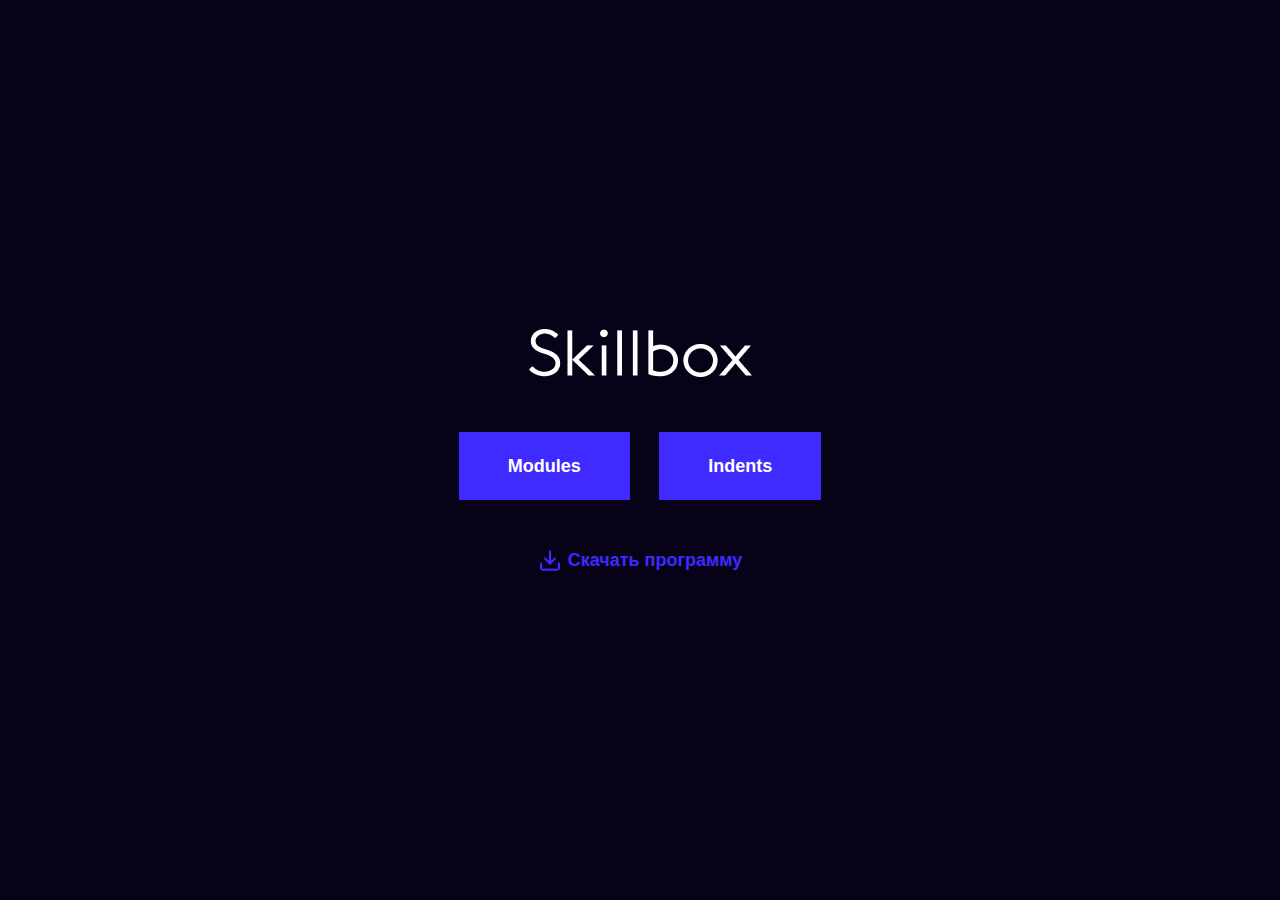
<file: Figma/index.html>
<!DOCTYPE html>
<html lang="ru">

<head>
    <meta charset="UTF-8">
    <meta http-equiv="X-UA-Compatible" content="IE=edge">
    <meta name="viewport" content="width=А, initial-scale=1.0">
    <link rel="stylesheet" href="css/normalize.css">
    <link rel="stylesheet" href="css/style.css">
    <title>index</title>
</head>

<body class="body">
    <div class="main-content">
        <a href="https://skillbox.ru/" target="_blank"><img class="logo" src="img/logo-light.png" alt="SkillBox"></a>
        <div class="section">
            <a class="link-index" href="modules.html" target="_blank">Modules</a>
            <a class="link-index" href="article.html" target="_blank">Indents</a></div>
        <a class="link-index-download" href="skillbox.docx" download="">Скачать программу</a>
        
    </div>
</body>

</html>
</file>
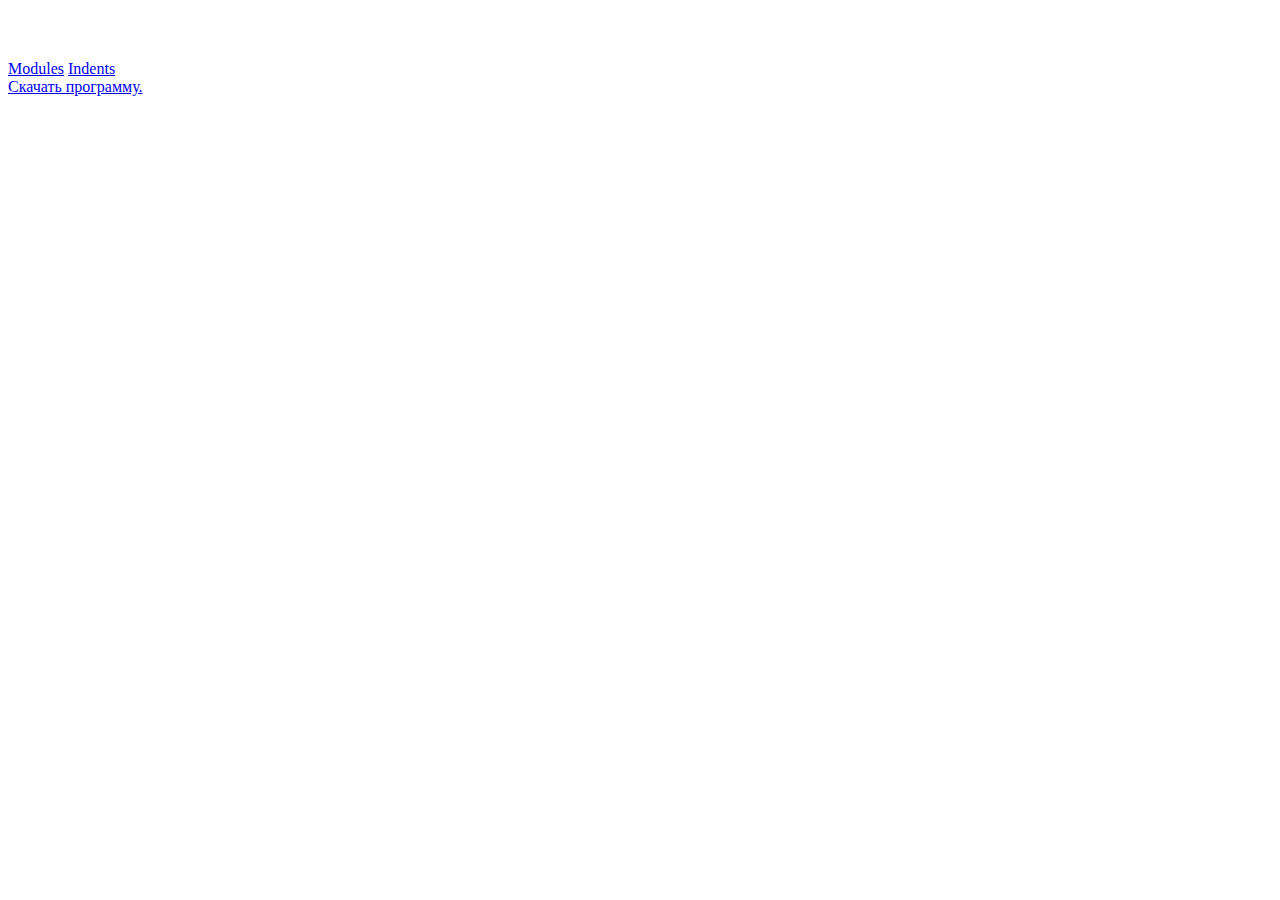
<file: практическая 2/index.html>
<!DOCTYPE html>
<html lang="ru">
<head>
    <meta charset="UTF-8">
    <meta http-equiv="X-UA-Compatible" content="IE=edge">
    <meta name="viewport" content="width=device-width, initial-scale=1.0">
    <title>Практическая 2</title>
</head>

<body>
    <a href="https://skillbox.ru/" target="_blank"><img src="img/logo-light.png"></a>
    <div>
        <a href="#">Modules</a>
        <a href="article.html">Indents</a><br>
    </div>
    <div>
        <a href="skillbox.docx" download>Скачать программу.</a>
    </div>
</body>
</html>
</file>
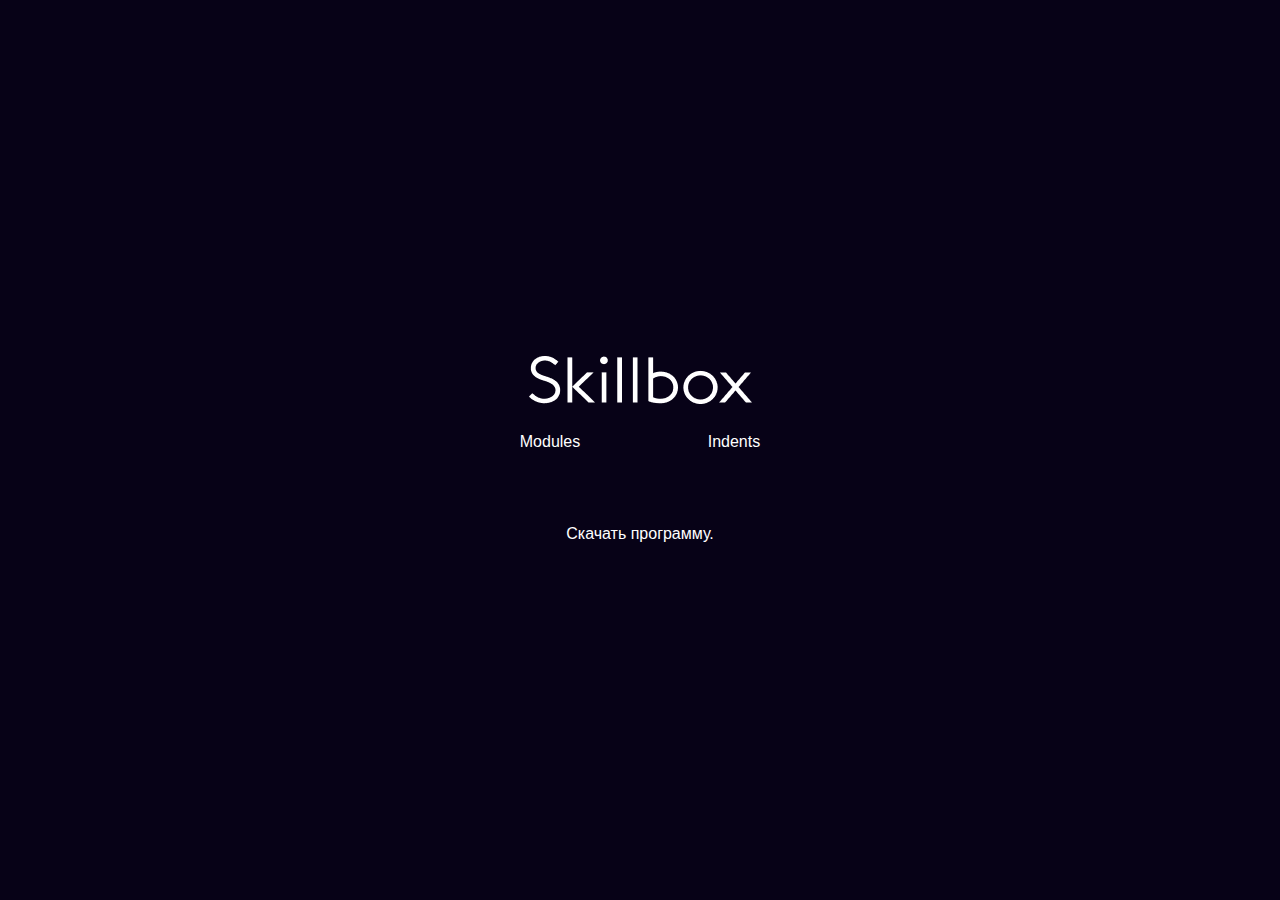
<file: практическая 3/index.html>
<!DOCTYPE html>
<html lang="ru">

<head>
    <meta charset="UTF-8">
    <meta http-equiv="X-UA-Compatible" content="IE=edge">
    <meta name="viewport" content="width=device-width, initial-scale=1.0">
    <title>Практическая 3</title>
    <link rel="stylesheet" href="css/normalize.css">
    <link rel="stylesheet" href="css/style.css">
</head>

<body>
    <div class="main-content">
        <a href="https://skillbox.ru/" target="_blank"><img src="img/logo-light.png"></a>
        <div class="section">
            <a class="link1" href="#">Modules</a>
            <a class="link1" href="article.html">Indents</a>
        </div>
        <a href="skillbox.docx" download>Скачать программу.</a>   
    </div>
</body>
</html>
</file>
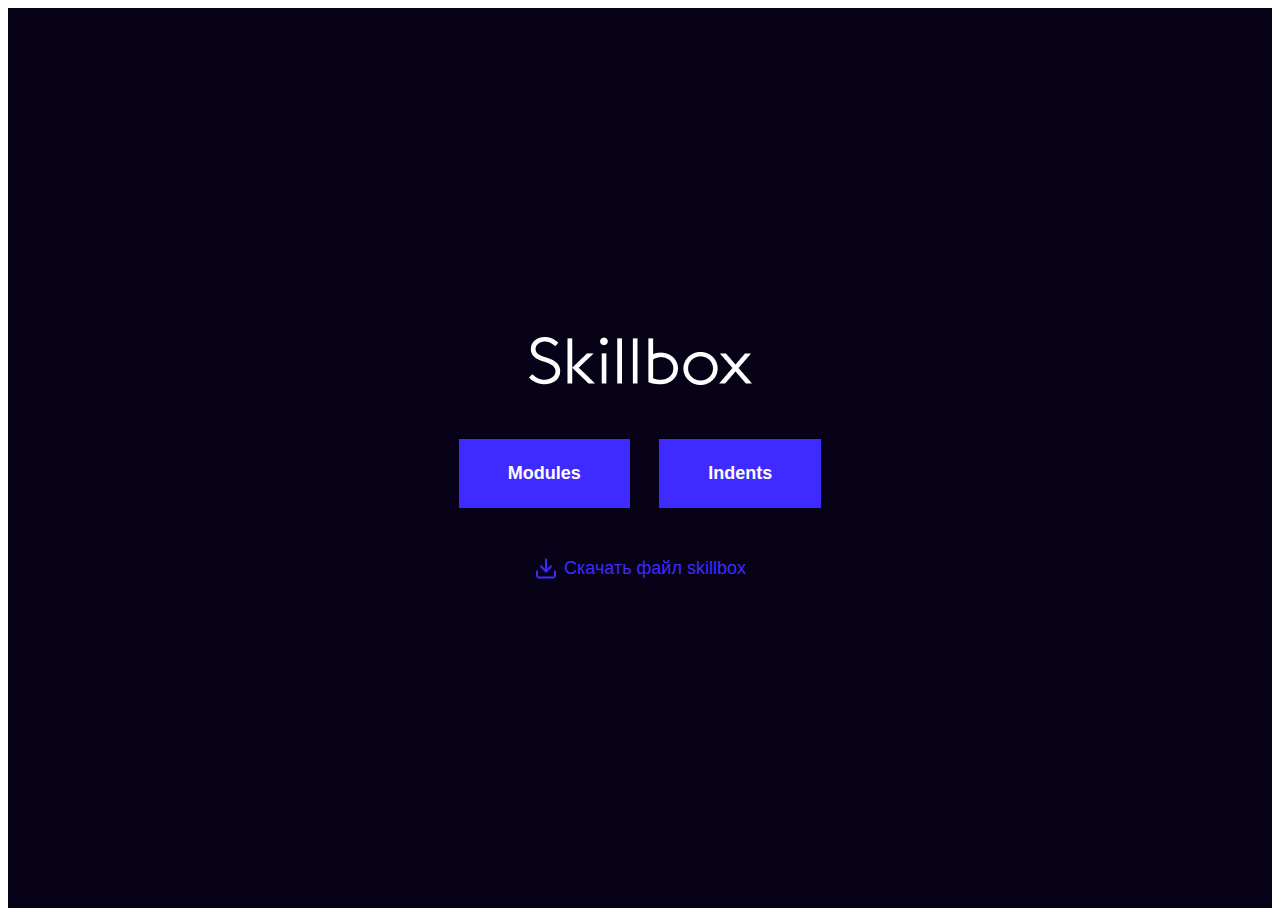
<file: практическая 4/index.html>
<!DOCTYPE html>
<html lang="en">
<head>
    <meta charset="UTF-8">
    <meta http-equiv="X-UA-Compatible" content="IE=edge">
    <meta name="viewport" content="width=device-width, initial-scale=1.0">
    <title>Практическая 4</title>
    <link rel="stylesheet" href="css/style.css">
    <link rel="normalize" href="css/normalize.css">
</head>
<body>
    <div class="main-content">
        <div class="logo">
            <a href="https://skillbox.ru/" target="_blank"> <img  src="img\logo-light.png"></a> 
        </div>
    
        <div class="section">
            <a class="link1" href="#">Modules</a>
            <a class="link1" href="article.html" target="_blank">Indents</a>
        </div>
        <a class="download" href="skillbox.docx" target="_blank">Скачать файл skillbox</a>
    </div>
</body>
</html>
</file>
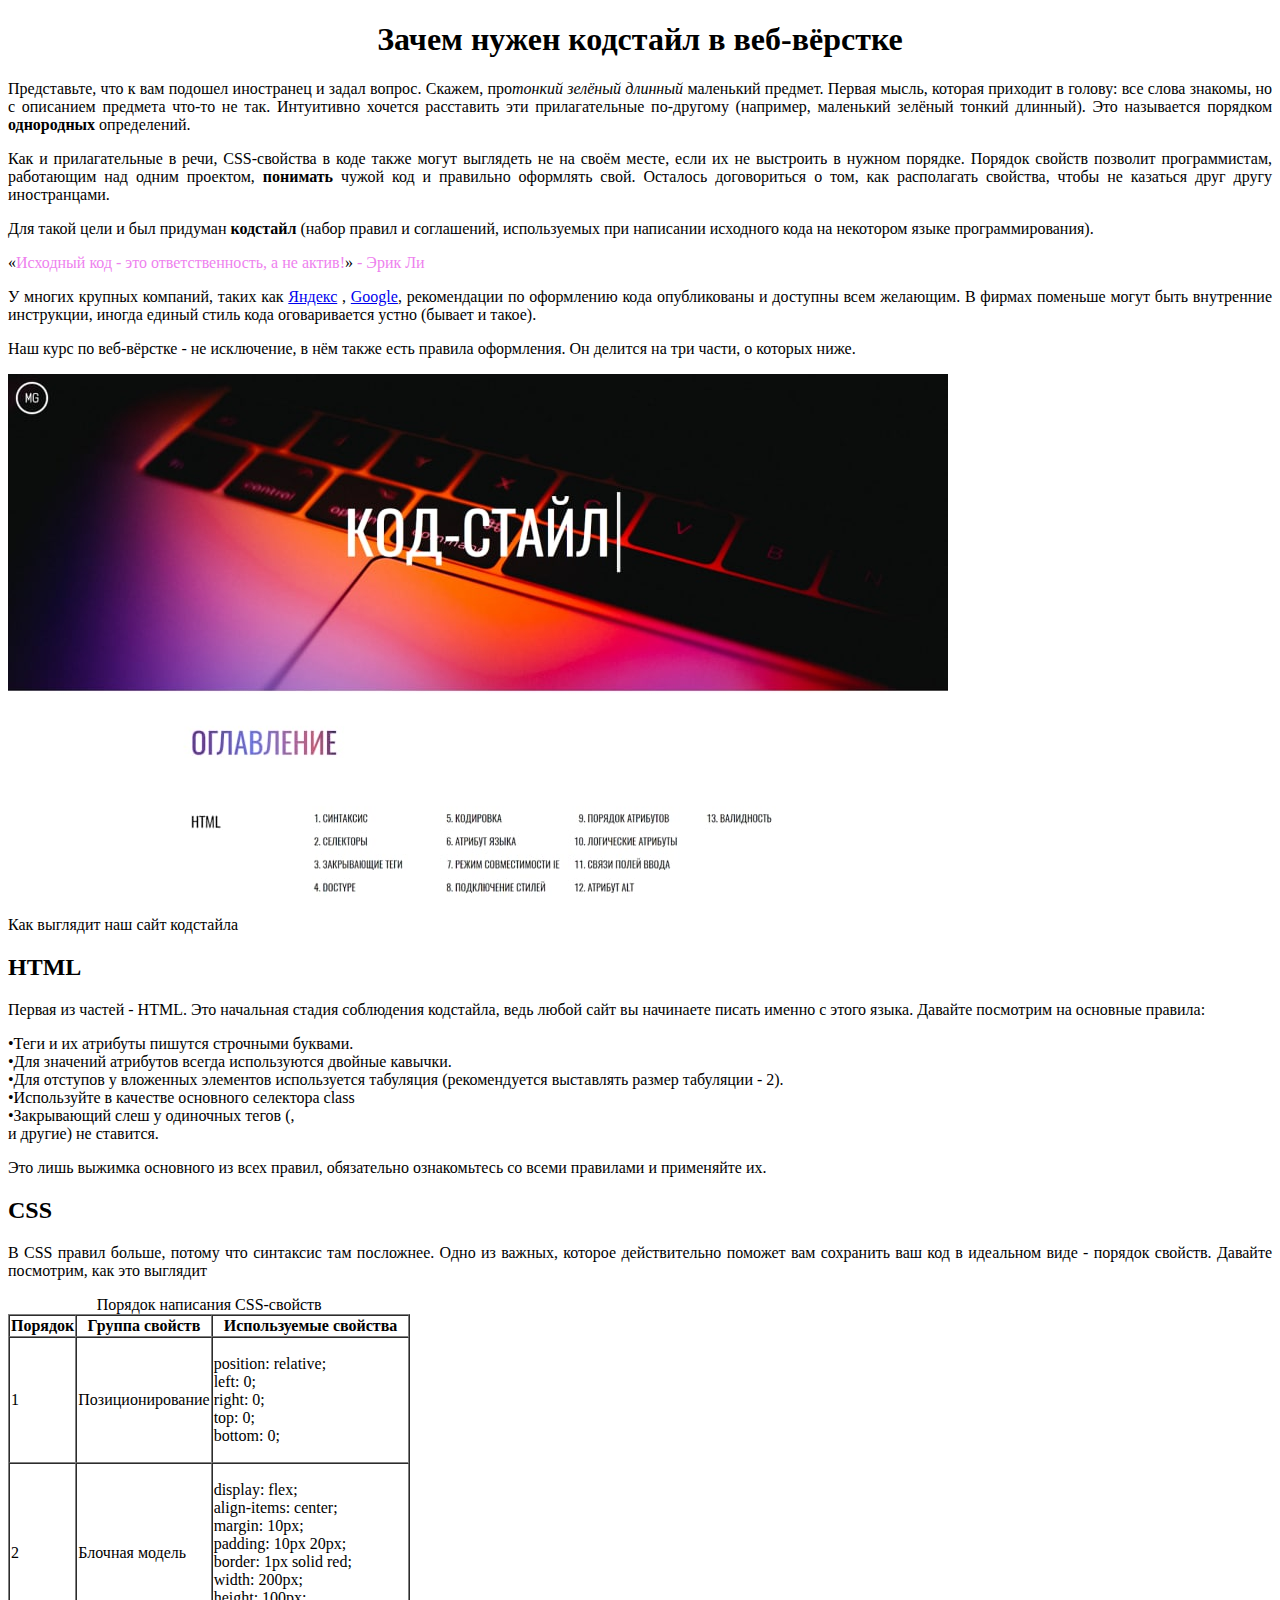
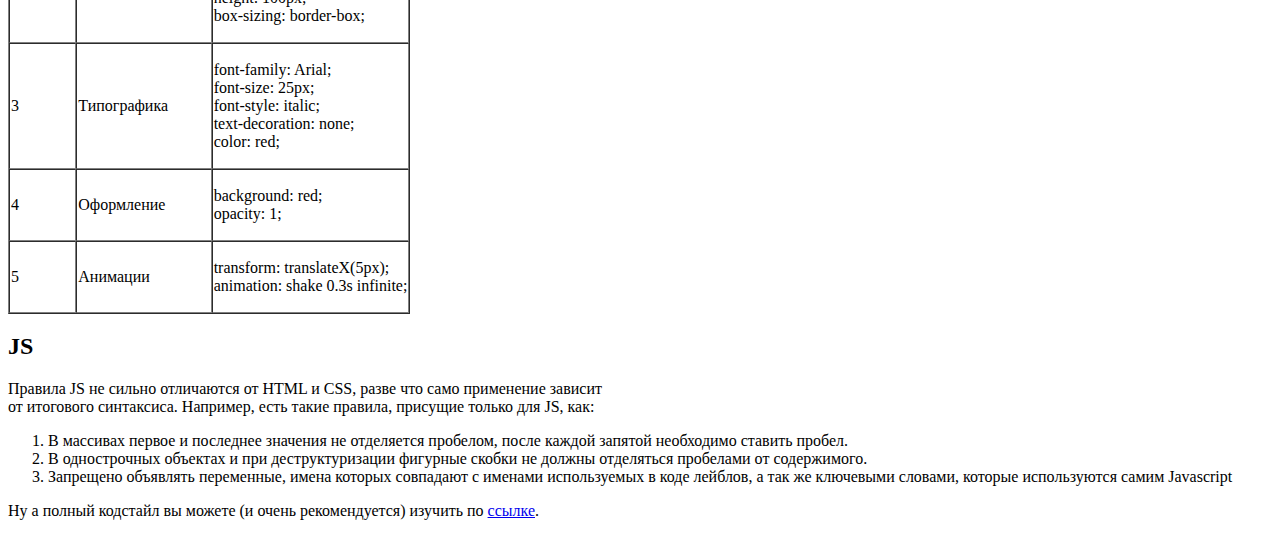
<file: 1/сайт .html>
<!DOCTYPE html>
<html lang="ru">
<head>
    <meta charset="UTF-8">
    <meta http-equiv="X-UA-Compatible" content="IE=edge">
    <meta name="viewport" content="width=device-width, initial-scale=1.0">
    <title>Сайт</title>
</head>
<body>
    <h1 align="center">Зачем нужен кодстайл в веб-вёрстке</h1>
        <p align="justify">Представьте, что к вам подошел иностранец и задал вопрос. Скажем, про<i>тонкий
            зелёный длинный </i>маленький предмет. Первая мысль, которая приходит в голову: все
            слова знакомы, но с описанием предмета что-то не так. Интуитивно хочется расставить
            эти прилагательные по-другому (например, маленький зелёный тонкий длинный). Это
            называется порядком <b>однородных</b> определений.
        </p>
        <p align="justify">Как и прилагательные в речи, CSS-свойства в коде также могут выглядеть не на своём
            месте, если их не выстроить в нужном порядке. Порядок свойств позволит
            программистам, работающим над одним проектом, <b>понимать</b> чужой код и правильно
            оформлять свой. Осталось договориться о том, как располагать свойства, чтобы не
            казаться друг другу иностранцами.
        </p>
        <p align="justify">Для такой цели и был придуман <b> кодстайл</b>  (набор правил и соглашений, используемых
            при написании исходного кода на некотором языке программирования).
        </p>
            <q><font color="Violet">Исходный код - это ответственность, а не актив!</q> <cito> - Эрик Ли</font></cito>
        <p align="justify">У многих крупных компаний, таких как <a href="https://dzen.ru/?yredirect=true">Яндекс</a> , <a href="https://www.google.com/">Google</a>, рекомендации по оформлению
            кода опубликованы и доступны всем желающим. В фирмах поменьше могут быть
            внутренние инструкции, иногда единый стиль кода оговаривается устно (бывает и
            такое).
        </p>
        <p align="justify">Наш курс по веб-вёрстке - не исключение, в нём также есть правила оформления. Он
                делится на три части, о которых ниже.
        </p> 
        <img src="сайт.jpg">
        <p>Как выглядит наш сайт кодстайла</p>
        <h2>HTML</h2>
        <p align="justify">Первая из частей - HTML. Это начальная стадия соблюдения кодстайла, ведь любой
                сайт вы начинаете писать именно с этого языка. Давайте посмотрим на основные
                правила:
        </p>
        <p align="justify">&bull;Теги и их атрибуты пишутся строчными буквами.<br>
            &bull;Для значений атрибутов всегда используются двойные кавычки.<br>
            &bull;Для отступов у вложенных элементов используется табуляция (рекомендуется
            выставлять размер табуляции - 2).<br>
            &bull;Используйте в качестве основного селектора class<br>
            &bull;Закрывающий слеш у одиночных тегов (<img>, <br> и другие) не ставится.
        </p>
        <p align="justify">Это лишь выжимка основного из всех правил, обязательно ознакомьтесь со всеми
        правилами и применяйте их.</p>
        <h2>CSS</h2>
        <p align="justify">В CSS правил больше, потому что синтаксис там посложнее. Одно из важных, которое
                            действительно поможет вам сохранить ваш код в идеальном виде - порядок свойств.
                            Давайте посмотрим, как это выглядит
        </p>
        <table border="1" cellpadding="1" cellspacing="0">
            <caption>Порядок написания CSS-свойств</caption>
            <thead>
                <tr>
                    <th>Порядок</th>
                    <th>Группа свойств</th>
                    <th>Используемые свойства</th>
                </tr>
            </thead>
            <tbody>
                <tr>
                    <td>1</td>
                    <td>Позиционирование</td>
                    <td>
                        <p>
                            position: relative; <br>
                            left: 0; <br>
                            right: 0; <br>
                            top: 0; <br>
                            bottom: 0;
                        </p>
                    </td>
                </tr>
                <tr>
                    <td>2</td>
                    <td>Блочная модель</td>
                    <td>
                        <p>
                            display: flex; <br>
                            align-items: center; <br>
                            margin: 10px;<br>
                            padding: 10px 20px;<br>
                            border: 1px solid red;<br>
                            width: 200px;<br>
                            height: 100px;<br>
                            box-sizing: border-box;
                        </p>
                    </td>
                </tr>
                </tr>
                <tr>
                    <td>3</td>
                    <td>Типографика</td>
                    <td>
                        <p>
                            font-family: Arial; <br>
                            font-size: 25px; <br>
                            font-style: italic; <br>
                            text-decoration: none; <br>
                            color: red;
                        </p>
                    </td>
                </tr>
                <tr>
                    <td>4</td>
                    <td>Оформление</td>
                    <td>
                        <p>
                            background: red; <br>
                            opacity: 1;
    
                        </p>
                    </td>
                </tr>
                <tr>
                    <td>5</td>
                    <td>Анимации</td>
                    <td>
                        <p>
                            transform: translateX(5px); <br>
                            animation: shake 0.3s infinite;
                        </p>
                    </td>
                </tr>
            </tbody>
        </table>
    
        <h2>JS</h2>
        <p>
            Правила JS не сильно отличаются от HTML и CSS, разве что само применение зависит <br>
            от итогового синтаксиса. Например, есть такие правила, присущие только для JS, как: <br>
        </p>
        
        <ol>
            <li>В массивах первое и последнее значения не отделяется пробелом, после каждой запятой необходимо ставить пробел.</li>
            <li>В однострочных объектах и при деструктуризации фигурные скобки не должны отделяться пробелами от содержимого.</li>
            <li>
                Запрещено объявлять переменные, имена которых совпадают с именами
                используемых в коде лейблов, а так же ключевыми словами, которые
                используются самим Javascript
            </li>
        </ol>
        <p>    
            Ну а полный кодстайл вы можете (и очень рекомендуется) изучить по <a target="_blank" href="https://codeguide.maxgraph.ru/">ссылке</a>.
        </p>
    </body>
    
    </html>
</file>
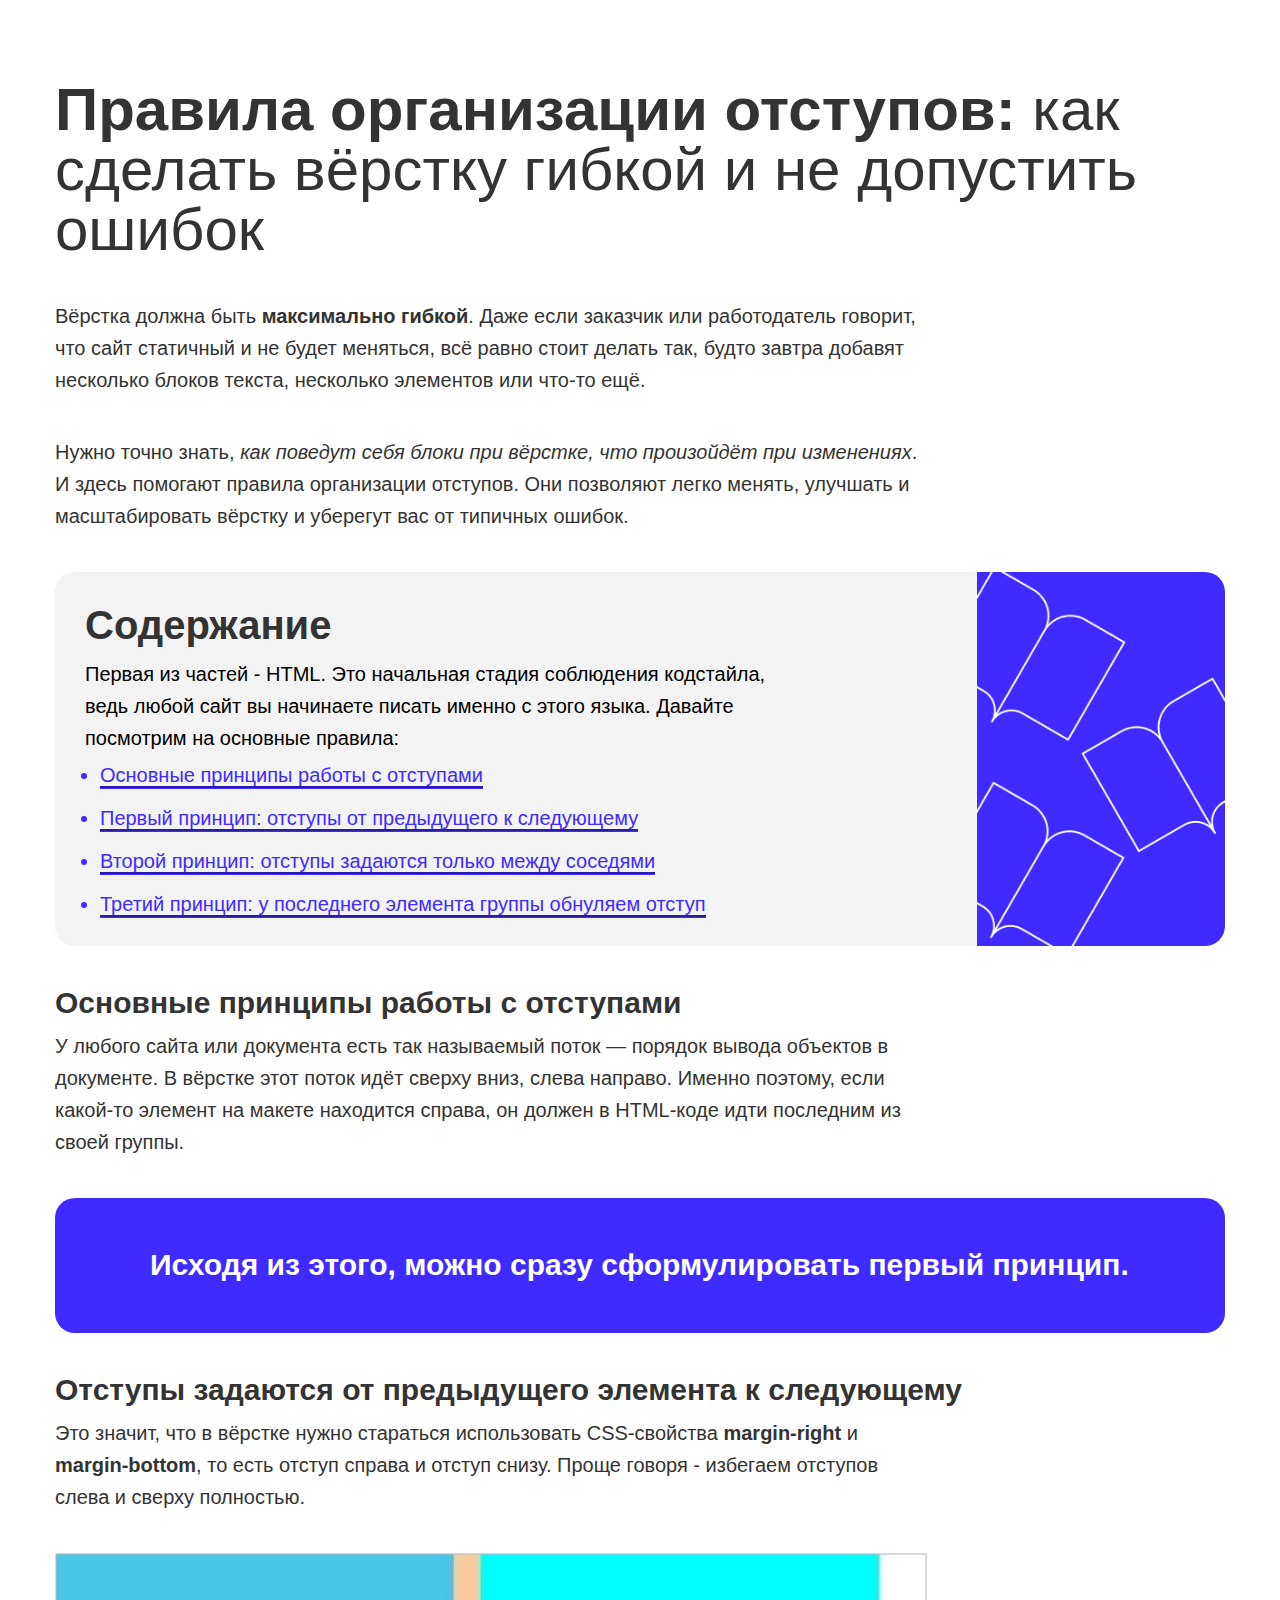
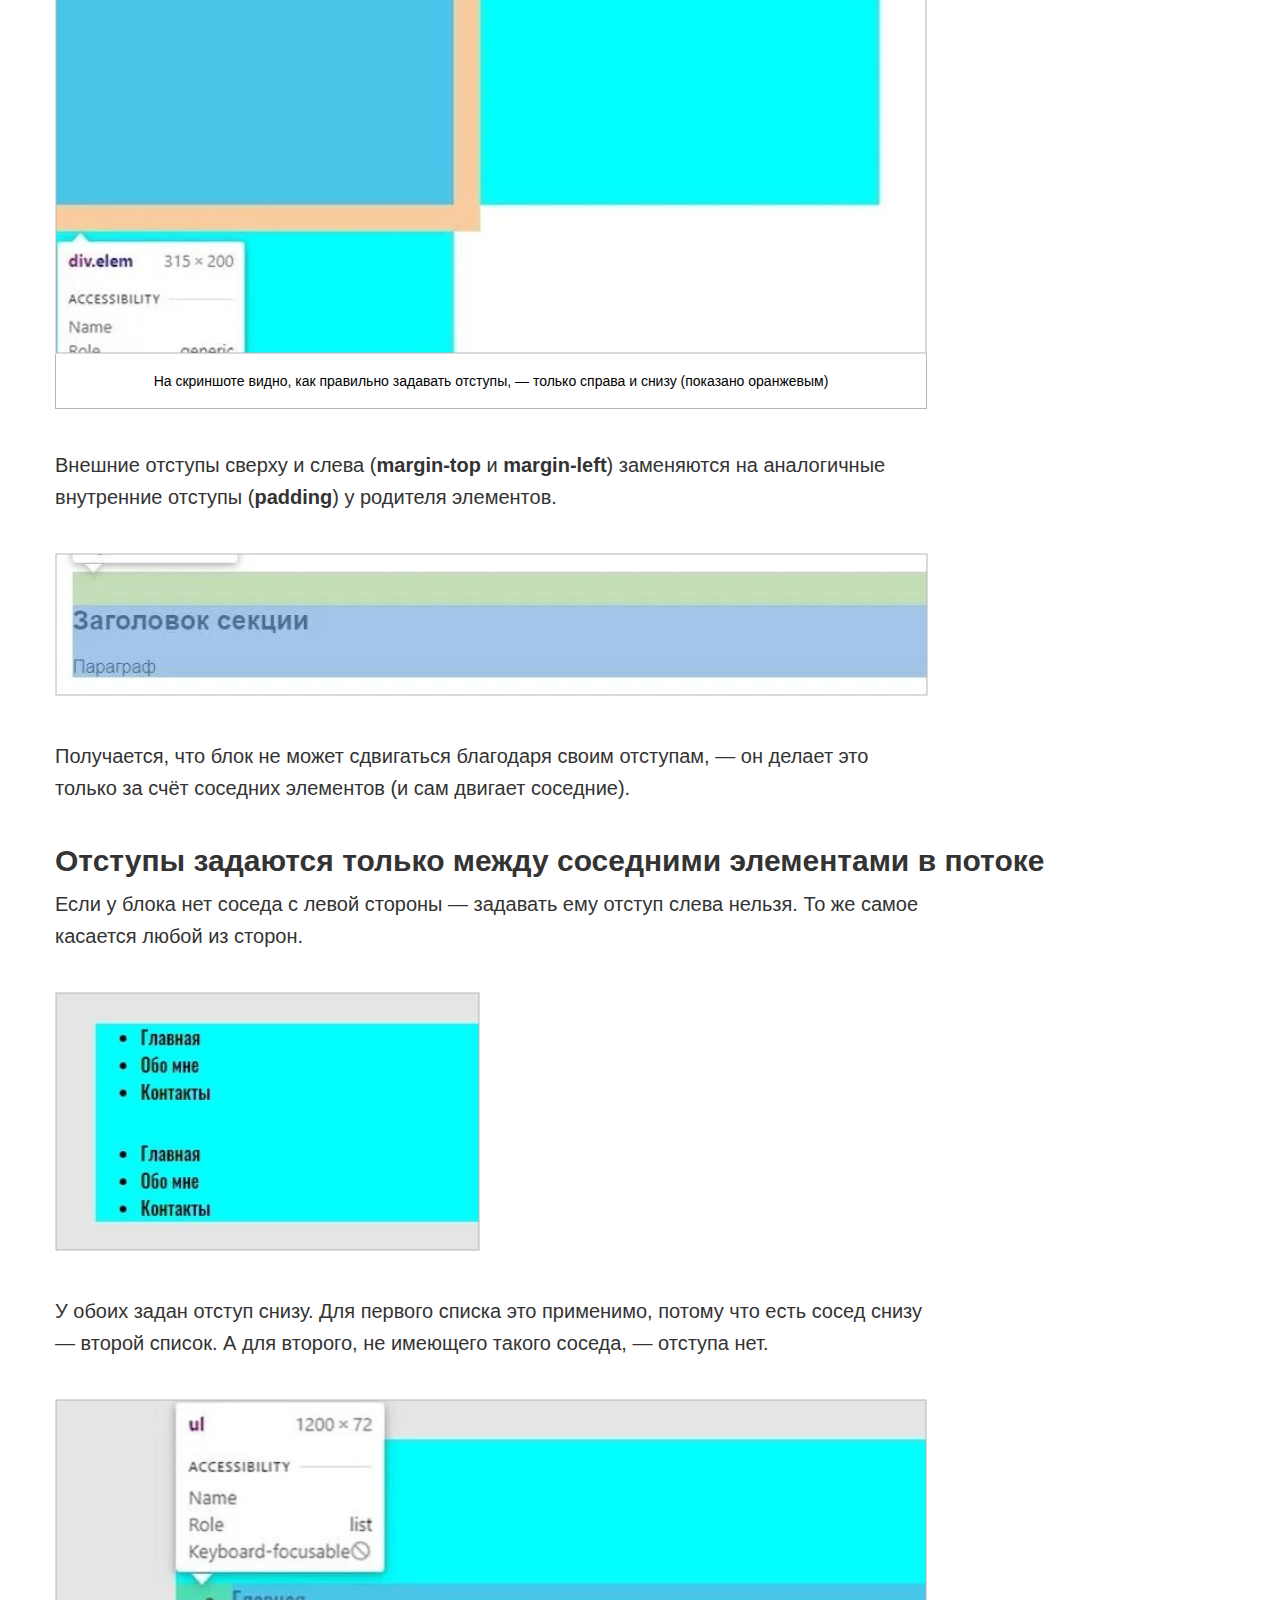
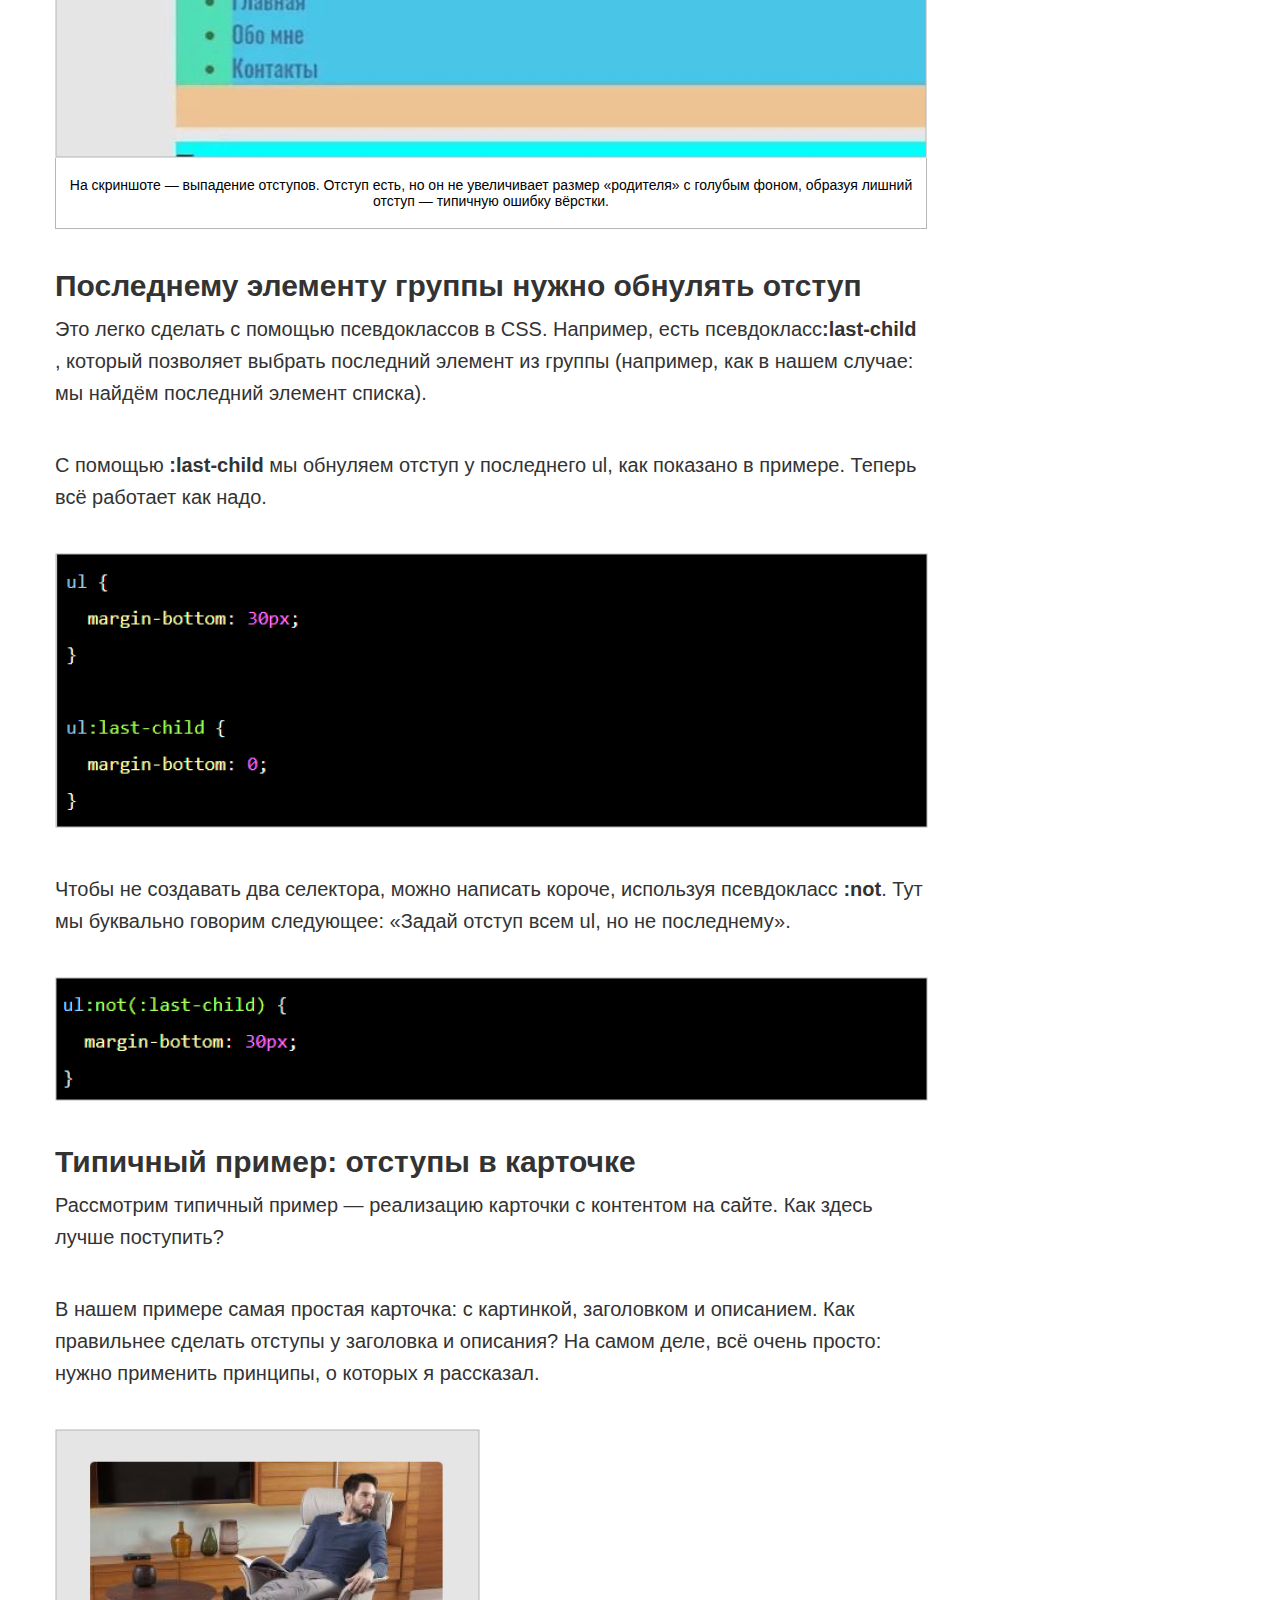
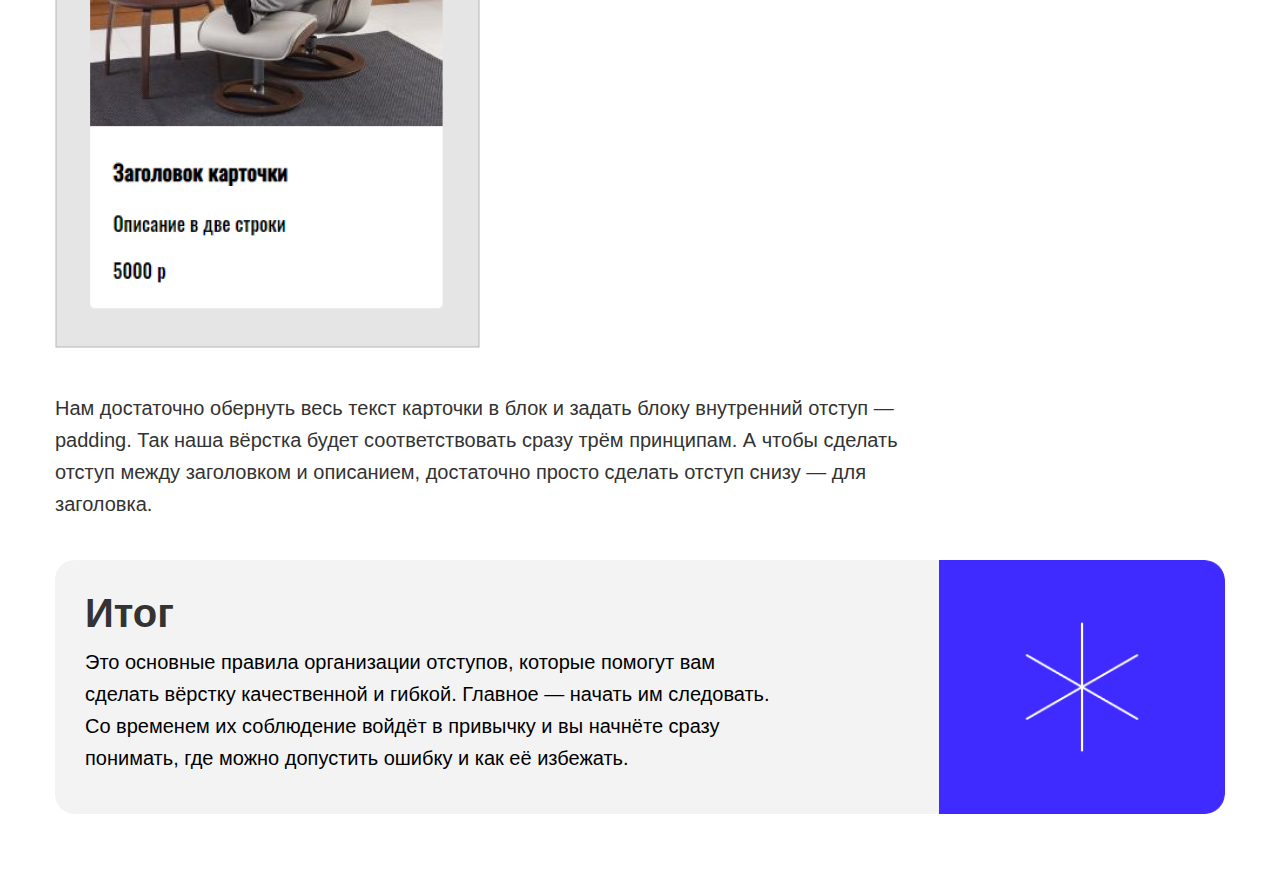
<file: Figma/article.html>
<!DOCTYPE html>
<html lang="ru">

<head>
    <meta charset="UTF-8">
    <meta http-equiv="X-UA-Compatible" content="IE=edge">
    <meta name="viewport" content="width=device-width, initial-scale=1.0">
    <link rel="stylesheet" href="css/normalize.css">
    <link rel="stylesheet" href="css/style.css">
    <title>article</title>
</head>

<body class="container">
    <h1 class="h1"><strong>Правила организации отступов:</strong> как сделать вёрстку гибкой и не допустить ошибок</h1>
        <p class="p">
            Вёрстка должна быть <strong>максимально гибкой</strong>. Даже если заказчик или работодатель говорит, что
            сайт
            статичный и не будет меняться, всё равно стоит делать так, будто завтра добавят несколько блоков текста,
            несколько элементов или что-то ещё.
        </p>
        <p class="p">
            Нужно точно знать, <em>как поведут себя блоки при вёрстке, что произойдёт при изменениях</em>. И здесь
            помогают
            правила
            организации отступов. Они позволяют легко менять, улучшать и масштабировать вёрстку и уберегут вас от
            типичных
            ошибок.
        </p>
        <div class="gray">
            <h2 class="h2">Содержание</h2>
            <p class="pgray">
                Первая из частей - HTML. Это начальная стадия соблюдения кодстайла, ведь любой сайт вы начинаете писать
                именно с
                этого языка. Давайте посмотрим на основные правила:
            </p>
            <ul class="list">
                <li class="listli"><a class="listhref" href="#1">Основные принципы работы с отступами</a></li>
                <li class="listli"><a class="listhref" href="#2">Первый принцип: отступы от предыдущего к следующему</a></li>
                <li class="listli"><a class="listhref" href="#3">Второй принцип: отступы задаются только между соседями</a></li>
                <li class="listli"><a class="listhref" href="#4">Третий принцип: у последнего элемента группы обнуляем отступ</a></li>
            </ul>
        </div>
        <div id="1">
            <h3 class="h3">Основные принципы работы с отступами</h3>
            <p class="p">
                У любого сайта или документа есть так называемый поток — порядок вывода объектов в документе. В вёрстке
                этот
                поток идёт сверху вниз, слева направо. Именно поэтому, если какой-то элемент на макете находится справа,
                он
                должен в HTML-коде идти последним из своей группы.
            </p>
            <p class="p-deduction">
                Исходя из этого, можно сразу сформулировать первый принцип.
            </p>
        </div>
        <div id="2">
            <h3 class="h3">Отступы задаются от предыдущего элемента к следующему</h3>
            <p class="p">
                Это значит, что в вёрстке нужно стараться использовать CSS-свойства <b>margin-right</b> и
                <b>margin-bottom</b>, то есть
                отступ справа и отступ снизу. Проще говоря - избегаем отступов слева и сверху полностью.
            </p>
            <figure class="fig">
                <img class="figimg" src="img/1.jpg" alt="Задать отступы в html">
                <figcaption class="figcaption">
                    На скриншоте видно, как правильно задавать отступы, — только справа и снизу (показано оранжевым)
                </figcaption>
            </figure>
            <p class="p">
                Внешние отступы сверху и слева (<b>margin-top</b> и <b>margin-left</b>) заменяются на аналогичные
                внутренние
                отступы
                (<b>padding</b>) у родителя элементов.
            </p>
            <img class="img" src="img/2.jpg" alt="Задать отступы в html">
            <p class="p">
                Получается, что блок не может сдвигаться благодаря своим отступам, — он делает это только за счёт
                соседних
                элементов (и сам двигает соседние).
            </p>
        </div>
        <div id="3">
            <h3 class="h3">Отступы задаются только между соседними элементами в потоке</h3>
            <p class="p">
                Если у блока нет соседа с левой стороны — задавать ему отступ слева нельзя. То же самое касается любой
                из
                сторон.
            </p>
            <img class="img" src="img/3.jpg" alt="Отступы в html">
            <p class="p">
                У обоих задан отступ снизу. Для первого списка это применимо, потому что есть сосед снизу — второй
                список. А
                для второго, не имеющего такого соседа, — отступа нет.
            </p>
            <figure class="fig">
                <img class="figimg" src="img/4.jpg" alt="отсутпы в html">
                <figcaption class="figcaption">
                    На скриншоте — выпадение отступов. Отступ есть, но он не увеличивает размер «родителя» с голубым
                    фоном,
                    образуя лишний отступ — типичную ошибку вёрстки.
                </figcaption>
            </figure>
        </div>
        <div id="4">
            <h3 class="h3">Последнему элементу группы нужно обнулять отступ</h3>
            <p class="p">
                Это легко сделать с помощью псевдоклассов в CSS. Например, есть псевдокласс<b>:last-child</b> , который
                позволяет
                выбрать последний элемент из группы (например, как в нашем случае: мы найдём последний элемент списка).
            </p>
            <p class="p">
                С помощью <b>:last-child</b> мы обнуляем отступ у последнего ul, как показано в примере. Теперь всё
                работает
                как
                надо.
            </p>
            <img class="img" src="img/5.jpg" alt="создать отступ в html">
            <p class="p">
                Чтобы не создавать два селектора, можно написать короче, используя псевдокласс <b>:not</b>. Тут мы
                буквально
                говорим следующее: «Задай отступ всем ul, но не последнему».
            </p>
            <img class="img" src="img/6.jpg" alt="создать отступ в html">
        </div>
        <h3 class="h3">Типичный пример: отступы в карточке</h3>
        <p class="p">
            Рассмотрим типичный пример — реализацию карточки с контентом на сайте. Как здесь лучше поступить?
        </p>
        <p class="p">
            В нашем примере самая простая карточка: с картинкой, заголовком и описанием. Как правильнее сделать отступы
            у
            заголовка и описания? На самом деле, всё очень просто: нужно применить принципы, о которых я рассказал.
        </p>
        <img class="img" src="img/7.jpg" alt="создать отступ в html">
        <p class="p">
            Нам достаточно обернуть весь текст карточки в блок и задать блоку внутренний отступ — padding. Так наша
            вёрстка
            будет соответствовать сразу трём принципам. А чтобы сделать отступ между заголовком и описанием, достаточно
            просто сделать отступ снизу — для заголовка.
        </p>
        <div class="gray">
            <h2 class="h2">Итог</h2>
            <p class="pgray">
                Это основные правила организации отступов, которые помогут вам сделать вёрстку качественной и гибкой.
                Главное —
                начать им следовать. Со временем их соблюдение войдёт в привычку и вы начнёте сразу понимать, где можно
                допустить ошибку и как её избежать.
            </p>
        </div>
</body>

</html>
</file>
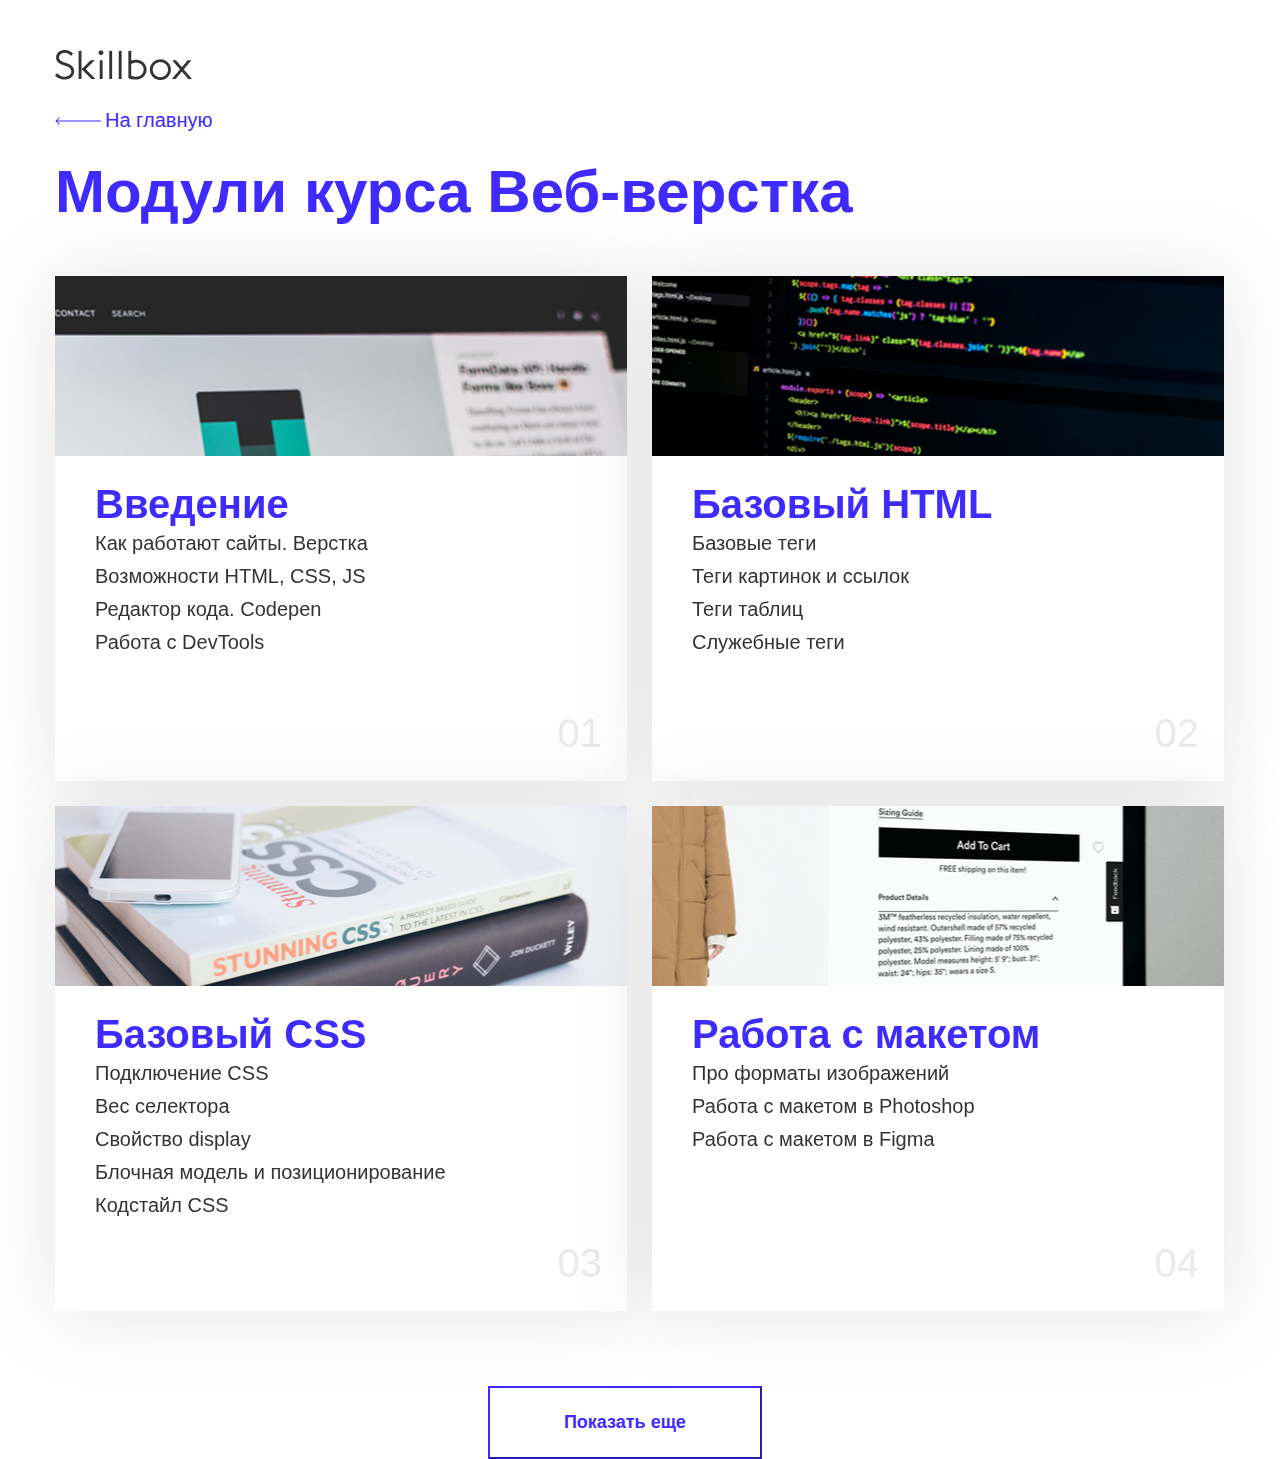
<file: Figma/modules.html>
<!DOCTYPE html> 
<html lang="en"> 
 
<head> 
   <meta charset="UTF-8"> 
   <meta http-equiv="X-UA-Compatible" content="IE=edge"> 
   <meta name="viewport" content="width=device-width, initial-scale=1.0"> 
   <title>Modules</title> 
   <link rel="stylesheet" href="css/normalize.css"> 
   <link rel="stylesheet" href="css/style.css"> 
</head> 
 
<body class="body"> 
   <div class="moduleess"> 
      <div class="main-class"> 
         <div class="headmod"> 
            <img class="log-mod" src="img/logo-dark.png"> 
            <a class="back" href="index.html">На главную</a> 
            <h1 class="h1-mod">Модули курса Веб-верстка</h1> 
         </div> 
         <ul class="ul-mod"> 
 
            <li class="modules-li backgro1"> 
               <ul class="modules-ul-block"> 
                  <h2 class="h2mod">Введение</h2> 
                  <li class="modules-li-block">Как работают сайты. Верстка</li> 
                  <li class="modules-li-block">Возможности HTML, CSS, JS </li> 
                  <li class="modules-li-block">Редактор кода. Codepen</li> 
                  <li class="modules-li-block">Работа с DevTools</li> 
                  <span class="nummod">01</span> 
               </ul> 
            </li> 
            <li class="modules-li backgro2"> 
               <ul class="modules-ul-block"> 
                  <h2 class="h2mod">Базовый HTML</h2> 
                  <li class="modules-li-block">Базовые теги</li> 
                  <li class="modules-li-block">Теги картинок и ссылок</li> 
                  <li class="modules-li-block">Теги таблиц</li> 
                  <li class="modules-li-block">Служебные теги</li> 
                  <span class="nummod">02</span> 
               </ul> 
            </li> 
            <li class="modules-li backgro3"> 
               <ul class="modules-ul-block "> 
                  <h2 class="h2mod">Базовый CSS</h2> 
                  <li class="modules-li-block">Подключение CSS</li> 
                  <li class="modules-li-block">Вес селектора</li> 
                  <li class="modules-li-block">Свойство display</li> 
                  <li class="modules-li-block">Блочная модель и позиционирование</li> 
                  <li class="modules-li-block">Кодстайл CSS</li> 
                  <span class="nummod">03</span>
               </ul> 
            </li> 
            <li class="modules-li backgro4"> 
               <ul class="modules-ul-block"> 
                  <h2 class="h2mod">Работа с макетом</h2> 
                  <li class="modules-li-block">Про форматы изображений</li> 
                  <li class="modules-li-block">Работа с макетом в Photoshop</li> 
                  <li class="modules-li-block">Работа с макетом в Figma</li> 
                  <span class="nummod">04</span> 
               </ul> 
            </li> 
         </ul> 
      </div> 
      <button class="modules-button"> 
         Показать еще 
      </button> 

   </div> 
    
</body> 
 
</html>
</file>
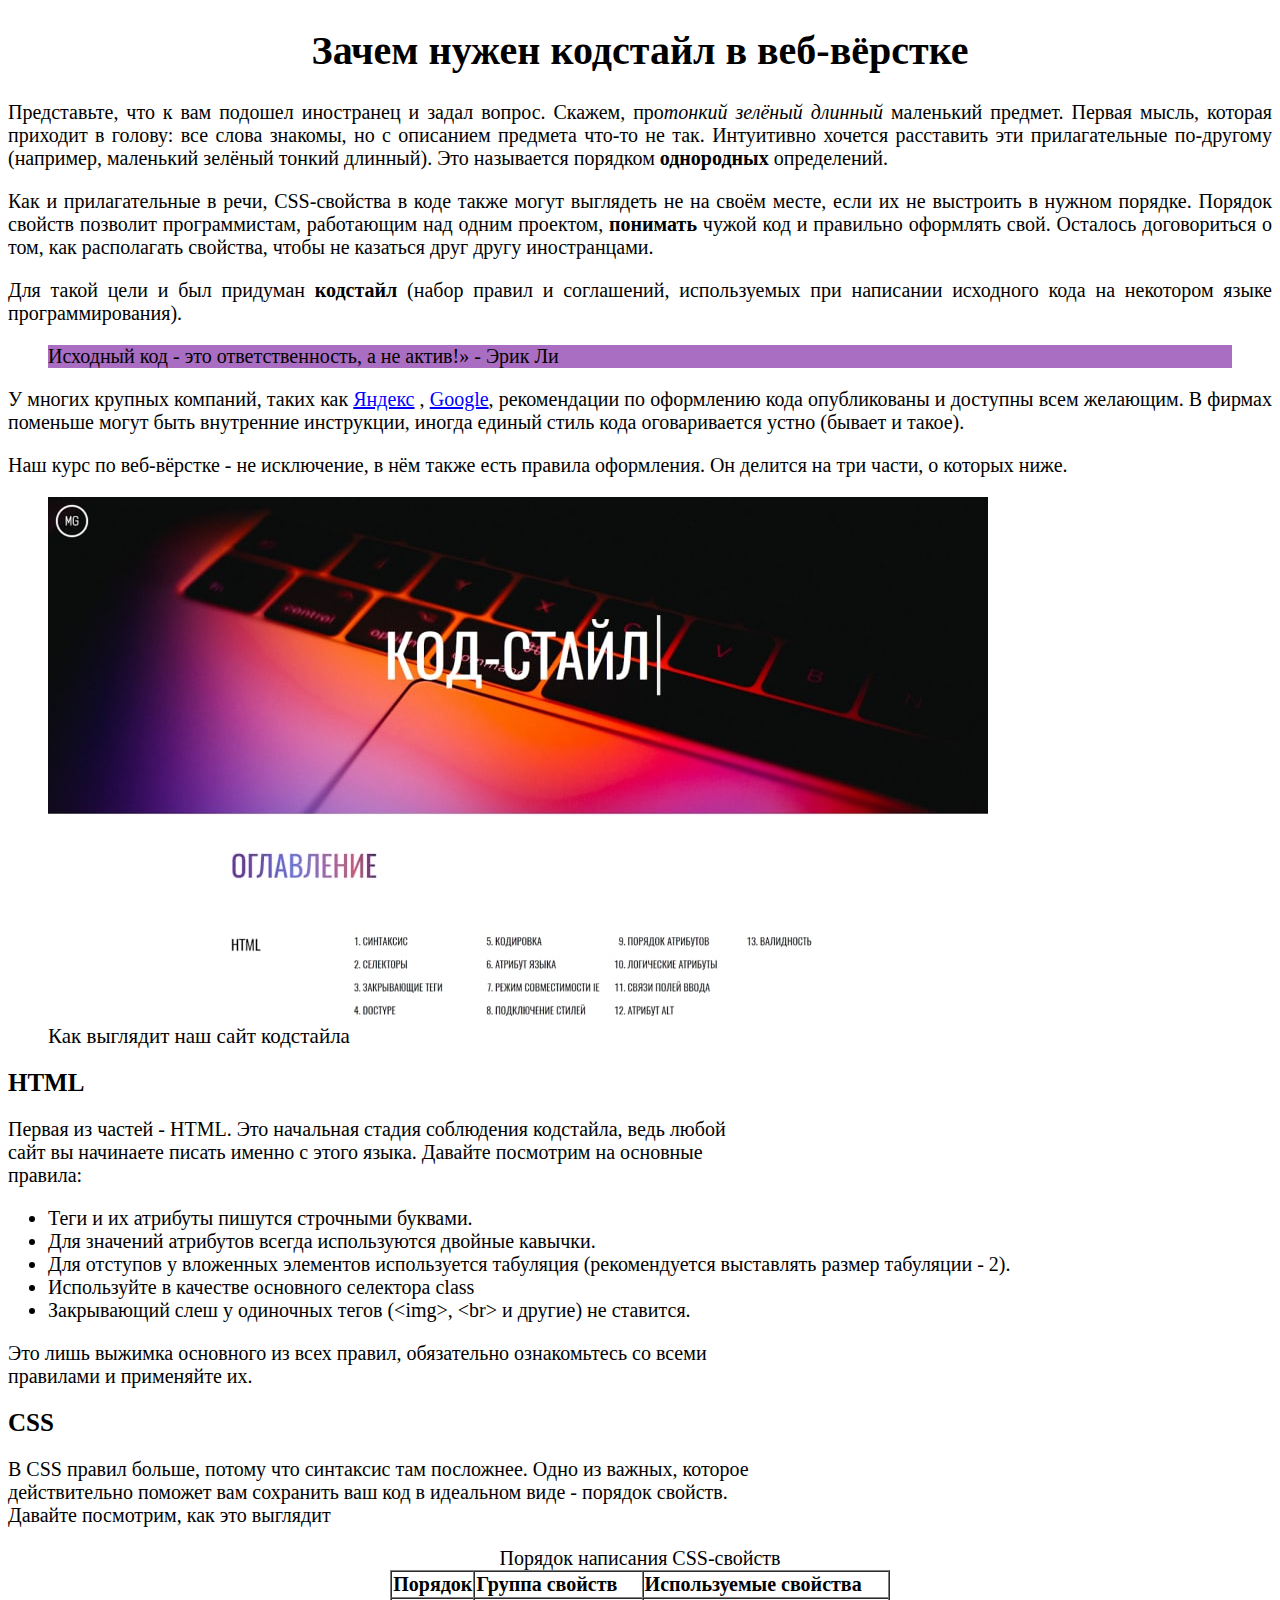
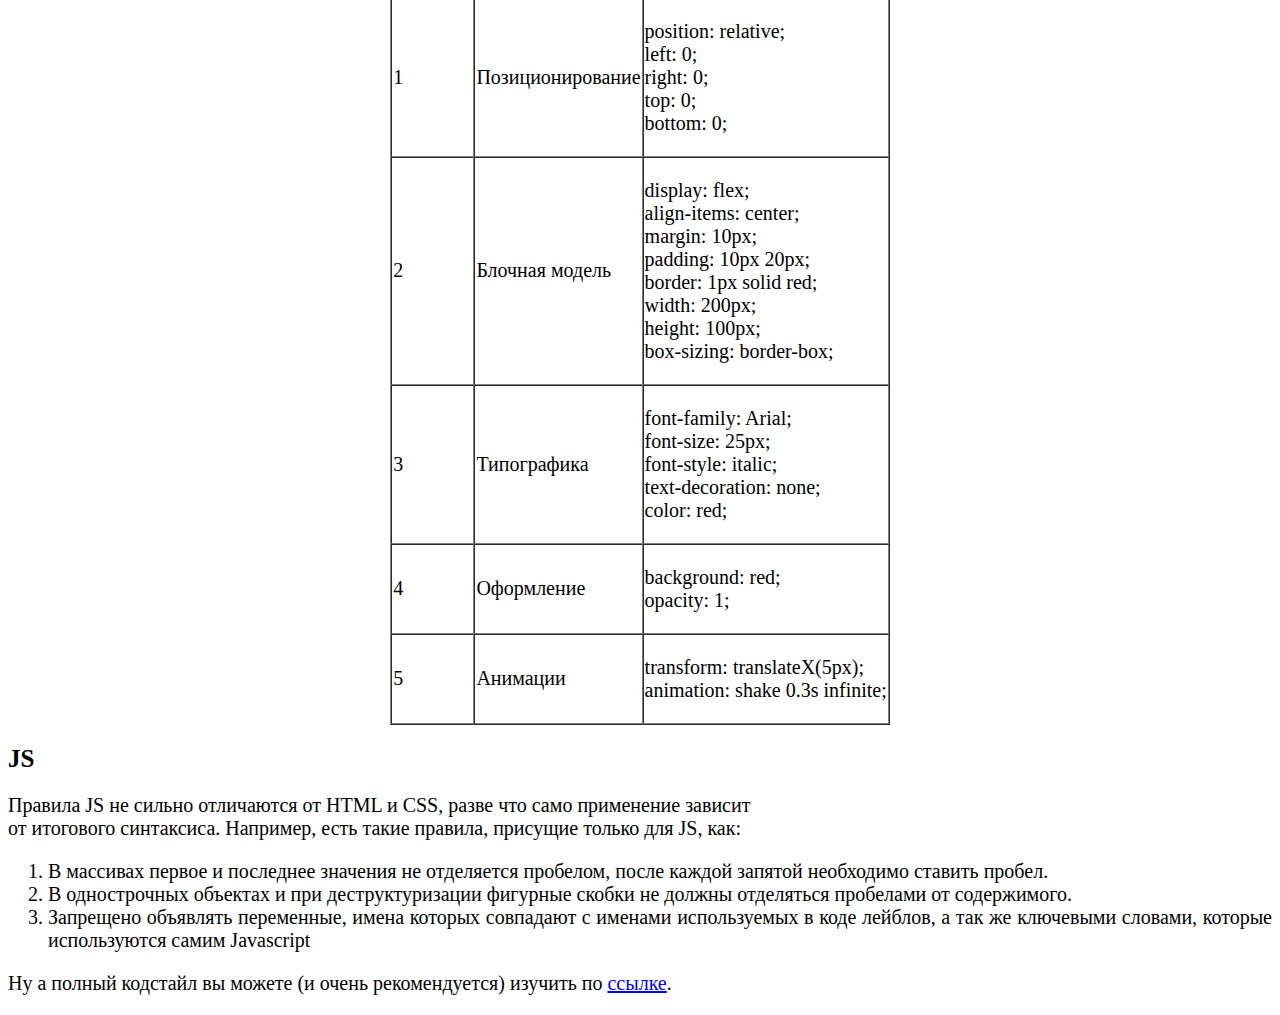
<file: практическая 1/сайт .html>
<!DOCTYPE html>
<html lang="ru">
<head>
    <meta charset="UTF-8">
    <meta http-equiv="X-UA-Compatible" content="IE=edge">
    <meta name="viewport" content="width=device-width, initial-scale=1.0">
    <link rel="stylesheet" href="style.css">
    <title>Сайт</title>
</head>
<body>
    <h1>Зачем нужен кодстайл в веб-вёрстке</h1>
        <p>
            Представьте, что к вам подошел иностранец и задал вопрос. Скажем, про<em>тонкий
            зелёный длинный </em>маленький предмет. Первая мысль, которая приходит в голову: все
            слова знакомы, но с описанием предмета что-то не так. Интуитивно хочется расставить
            эти прилагательные по-другому (например, маленький зелёный тонкий длинный). Это
            называется порядком <b>однородных</b> определений.
        </p>
        <p>
            Как и прилагательные в речи, CSS-свойства в коде также могут выглядеть не на своём
            месте, если их не выстроить в нужном порядке. Порядок свойств позволит
            программистам, работающим над одним проектом, <b>понимать</b> чужой код и правильно
            оформлять свой. Осталось договориться о том, как располагать свойства, чтобы не
            казаться друг другу иностранцами.
        </p>
        <p>
            Для такой цели и был придуман <b> кодстайл</b>  (набор правил и соглашений, используемых
            при написании исходного кода на некотором языке программирования).
        </p>
        <blockquote style="background-color: #a96dc2">Исходный код - это ответственность, а не актив!» - Эрик Ли</blockquote>
        <p >
            У многих крупных компаний, таких как <a href="https://dzen.ru/?yredirect=true">Яндекс</a> , <a href="https://www.google.com/">Google</a>, рекомендации по оформлению
            кода опубликованы и доступны всем желающим. В фирмах поменьше могут быть
            внутренние инструкции, иногда единый стиль кода оговаривается устно (бывает и
            такое).
        </p>
        <p>
            Наш курс по веб-вёрстке - не исключение, в нём также есть правила оформления. Он делится на три части, о которых ниже.
        </p> 
        
        <figure>
            <img src="сайт.jpg" alt="Картинка"/>
            <figcaption style="font-size: 21px">Как выглядит наш сайт кодстайла</figcaption>
        </figure>

        <h2>HTML</h2>
        <p>
            Первая из частей - HTML. Это начальная стадия соблюдения кодстайла, ведь любой <br>
            сайт вы начинаете писать именно с этого языка. Давайте посмотрим на основные <br>
            правила:
        </p>
        <ul>
            <li>Теги и их атрибуты пишутся строчными буквами.</li>
            <li>Для значений атрибутов всегда используются двойные кавычки. </li>
            <li>Для отступов у вложенных элементов используется табуляция (рекомендуется выставлять размер табуляции - 2).</li>
            <li>Используйте в качестве основного селектора class </li>
            <li>Закрывающий слеш у одиночных тегов (&#60;img&#62;, &#60;br&#62; и другие) не ставится. </li>
        </ul>
        <p>
            Это лишь выжимка основного из всех правил, обязательно ознакомьтесь со всеми <br>
            правилами и применяйте их.
        </p>
    
        <h2>CSS</h2>
        <p>
            В CSS правил больше, потому что синтаксис там посложнее. Одно из важных, которое <br>
            действительно поможет вам сохранить ваш код в идеальном виде - порядок свойств. <br>
            Давайте посмотрим, как это выглядит
        </p>
        <table border="1" cellpadding="1" cellspacing="0">
            <caption>Порядок написания CSS-свойств</caption>
            <thead>
                <tr>
                    <th>Порядок</th>
                    <th>Группа свойств</th>
                    <th>Используемые свойства</th>
                </tr>
            </thead>
            <tbody>
                <tr>
                    <td>1</td>
                    <td>Позиционирование</td>
                    <td>
                        <p>
                            position: relative; <br>
                            left: 0; <br>
                            right: 0; <br>
                            top: 0; <br>
                            bottom: 0;
                        </p>
                    </td>
                </tr>
                <tr>
                    <td>2</td>
                    <td>Блочная модель</td>
                    <td>
                        <p>
                            display: flex; <br>
                            align-items: center; <br>
                            margin: 10px;<br>
                            padding: 10px 20px;<br>
                            border: 1px solid red;<br>
                            width: 200px;<br>
                            height: 100px;<br>
                            box-sizing: border-box;
                        </p>
                    </td>
                </tr>
                </tr>
                <tr>
                    <td>3</td>
                    <td>Типографика</td>
                    <td>
                        <p>
                            font-family: Arial; <br>
                            font-size: 25px; <br>
                            font-style: italic; <br>
                            text-decoration: none; <br>
                            color: red;
                        </p>
                    </td>
                </tr>
                <tr>
                    <td>4</td>
                    <td>Оформление</td>
                    <td>
                        <p>
                            background: red; <br>
                            opacity: 1;
    
                        </p>
                    </td>
                </tr>
                <tr>
                    <td>5</td>
                    <td>Анимации</td>
                    <td>
                        <p>
                            transform: translateX(5px); <br>
                            animation: shake 0.3s infinite;
                        </p>
                    </td>
                </tr>
            </tbody>
        </table>
    
        <h2>JS</h2>
        <p>
            Правила JS не сильно отличаются от HTML и CSS, разве что само применение зависит <br>
            от итогового синтаксиса. Например, есть такие правила, присущие только для JS, как: <br>
        </p>
        
        <ol>
            <li>В массивах первое и последнее значения не отделяется пробелом, после каждой запятой необходимо ставить пробел.</li>
            <li>В однострочных объектах и при деструктуризации фигурные скобки не должны отделяться пробелами от содержимого.</li>
            <li>
                Запрещено объявлять переменные, имена которых совпадают с именами
                используемых в коде лейблов, а так же ключевыми словами, которые
                используются самим Javascript
            </li>
        </ol>
        <p>    
            Ну а полный кодстайл вы можете (и очень рекомендуется) изучить по <a target="_blank" href="https://codeguide.maxgraph.ru/">ссылке</a>.
        </p>
    </body>
    
    </html>
</file>
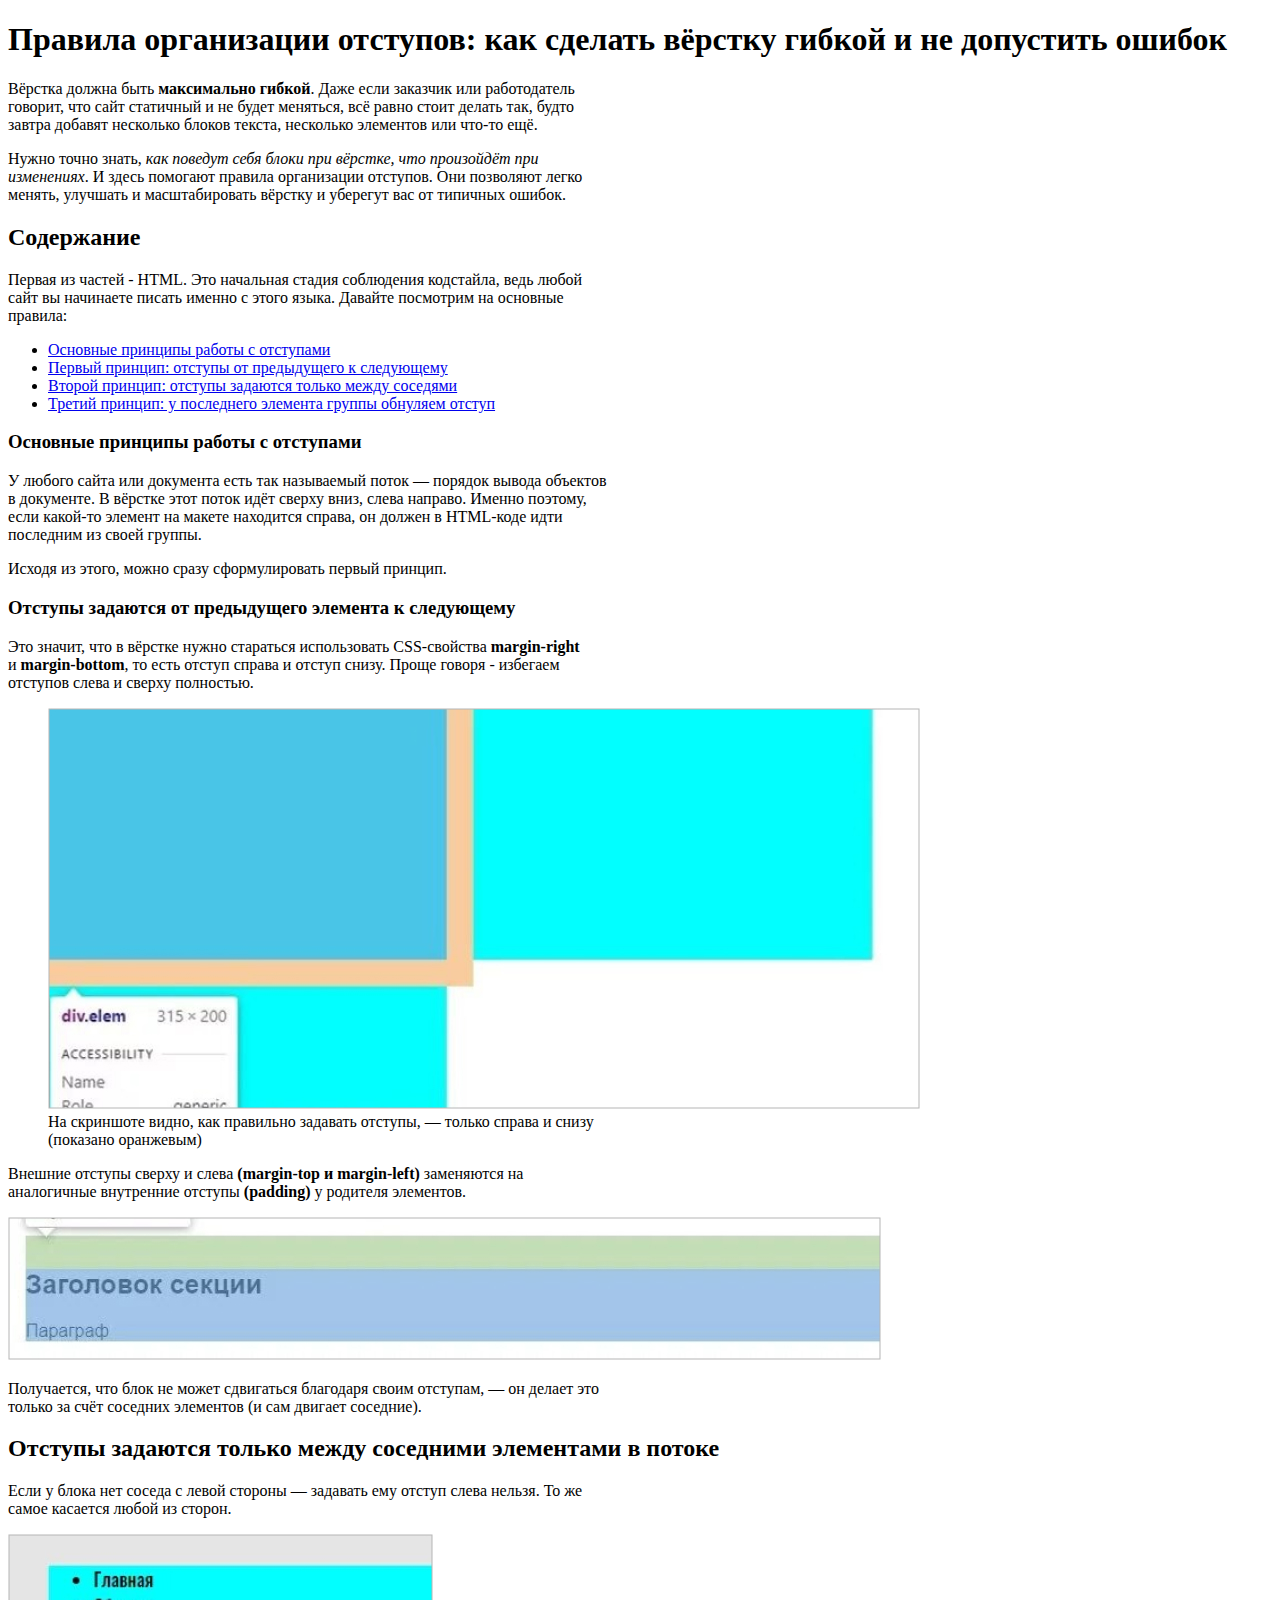
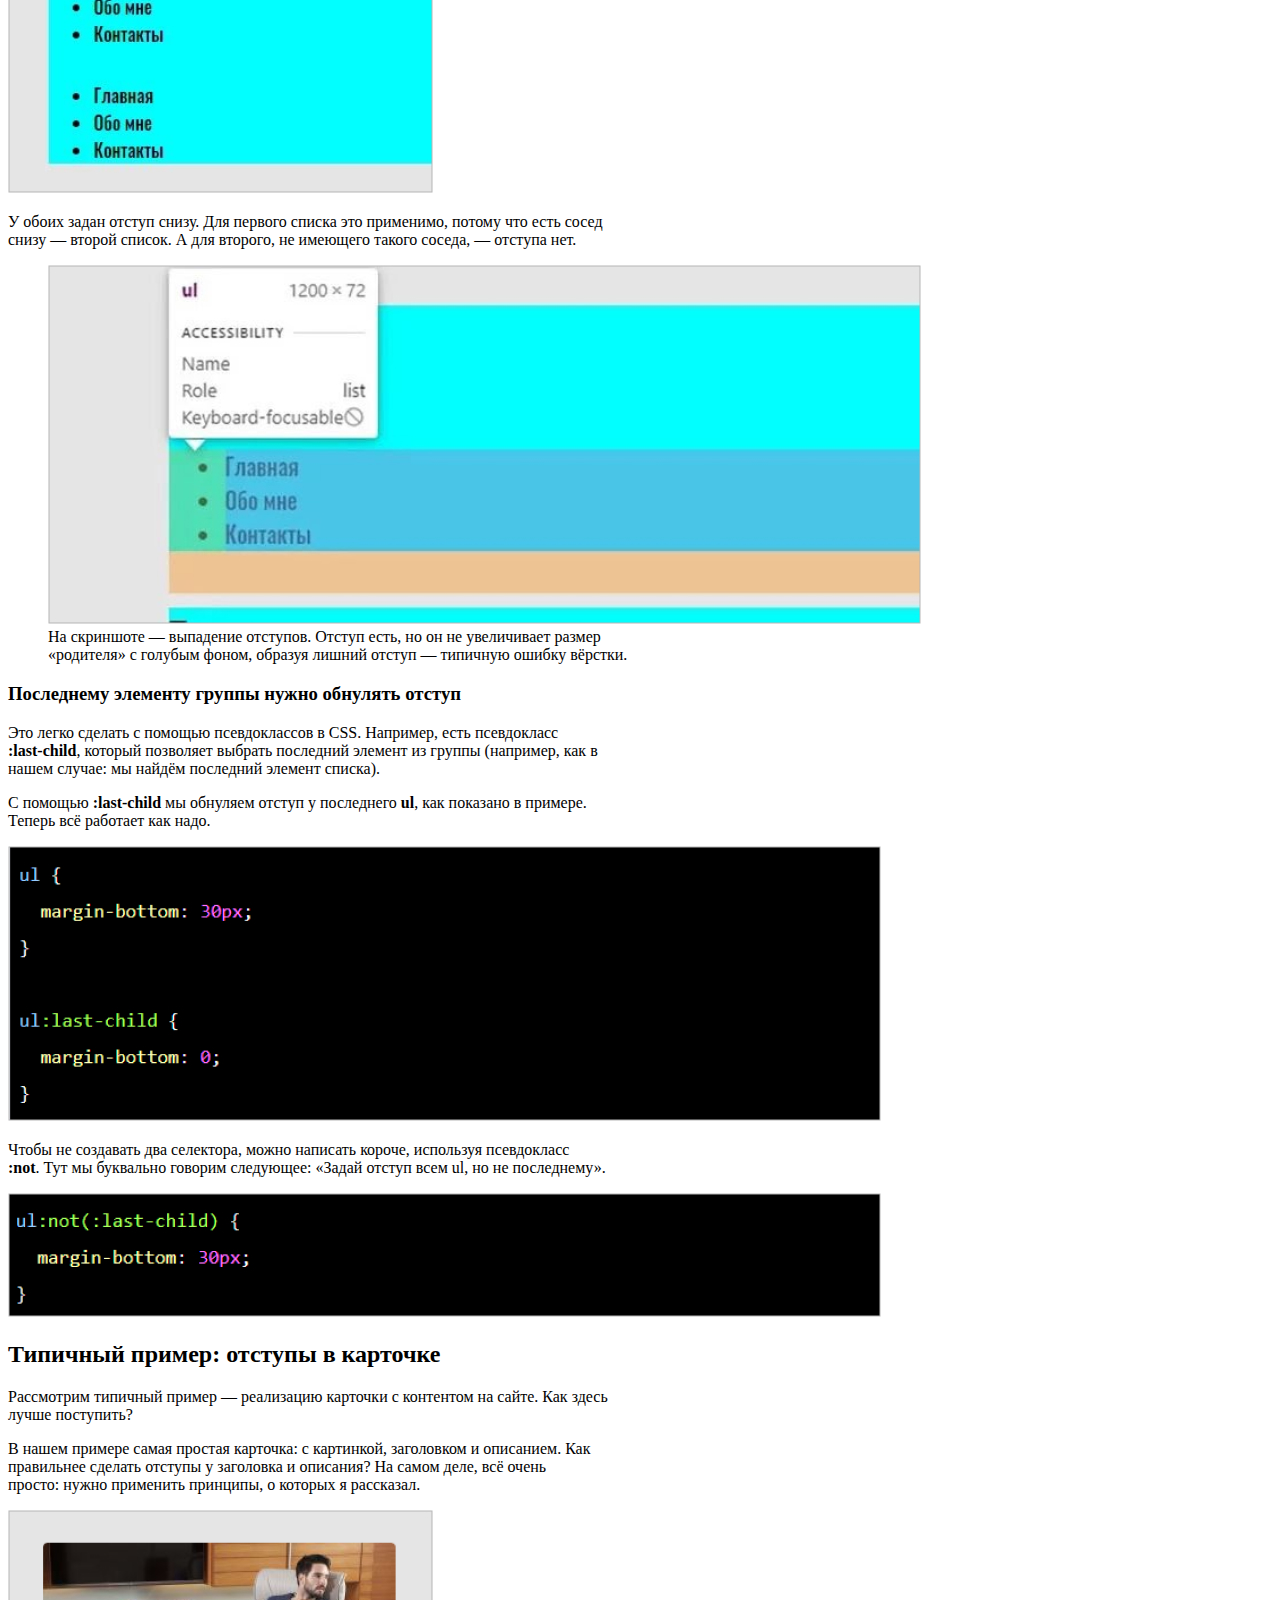
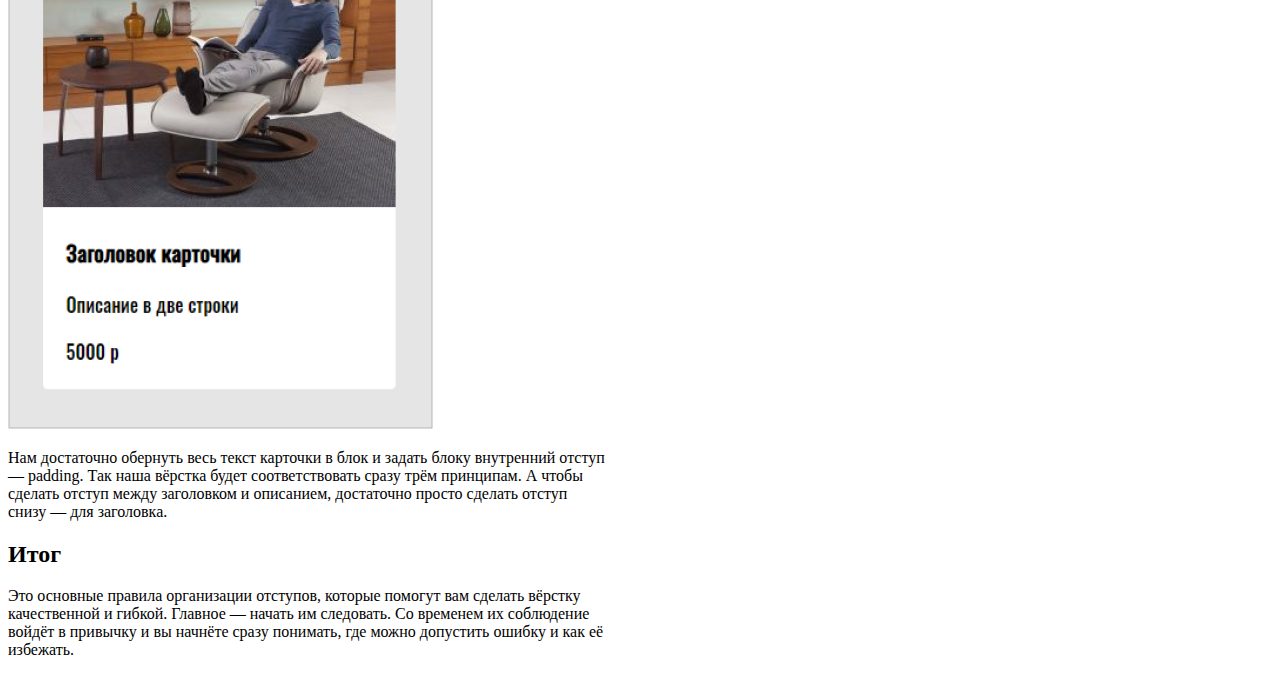
<file: практическая 2/article.html>
<!DOCTYPE html>
<html lang="ru">
<head>
    <meta charset="UTF-8">
    <meta http-equiv="X-UA-Compatible" content="IE=edge">
    <meta name="viewport" content="width=device-width, initial-scale=1.0">
    <title>Практическая 2</title>
</head>

<body>
    <h1>Правила организации отступов: как сделать вёрстку гибкой и не допустить ошибок</h1>
    <p>
        Вёрстка должна быть <b>максимально гибкой</b>. Даже если заказчик или работодатель<br>
        говорит, что сайт статичный и не будет меняться, всё равно стоит делать так, будто<br>
        завтра добавят несколько блоков текста, несколько элементов
        или что-то ещё.
    </p>
    <p>
        Нужно точно знать, <i>как поведут себя блоки при вёрстке, что произойдёт при<br>
        изменениях</i>. И здесь помогают правила организации отступов. Они позволяют легко<br>
        менять, улучшать и масштабировать вёрстку и уберегут вас от типичных
        ошибок.
    </p>
    
    <h2>Содержание</h2>
    <p>
        Первая из частей - HTML. Это начальная стадия соблюдения кодстайла, ведь любой<br>
        сайт вы начинаете писать именно с этого языка. Давайте посмотрим на основные<br>правила:
    </p>
    <ul>
        <li><a href="#1">Основные принципы работы с отступами</a></li>
        <li><a href="#2">Первый принцип: отступы от предыдущего к следующему</a></li>
        <li><a href="#3">Второй принцип: отступы задаются только между соседями</a></li>
        <li><a href="#4">Третий принцип: у последнего элемента группы обнуляем отступ</a></li>
    </ul>

    <div id="1">
        <h3>Основные принципы работы с отступами</h3>
        <p>
            У любого сайта или документа есть так называемый поток — порядок вывода объектов<br>
            в документе. В вёрстке этот поток идёт сверху вниз, слева направо. Именно поэтому,<br>
            если какой-то элемент на макете находится справа, он
            должен в HTML-коде идти
            <br>последним из своей группы.
        </p>
        <p>
            Исходя из этого, можно сразу сформулировать первый принцип.
        </p>
    </div>

    <div id="2">
        <h3>Отступы задаются от предыдущего элемента к следующему</h3>
        Это значит, что в вёрстке нужно стараться использовать CSS-свойства <b>margin-right</b><br>
        и <b>margin-bottom</b>, то есть отступ
        справа и отступ снизу. Проще говоря - избегаем<br>
        отступов слева и сверху полностью.
        <figure>
            <img src="img/1.jpg">
            <figcaption>
                На скриншоте видно, как правильно задавать отступы, — только справа и снизу<br>
                (показано оранжевым)
            </figcaption>
        </figure>
        <p>
            Внешние отступы сверху и слева <b>(margin-top и margin-left)</b> заменяются на<br>
            аналогичные внутренние отступы <b>(padding)</b> у родителя элементов.
        </p>
        <img src="img/2.jpg">
        <p>
            Получается, что блок не может сдвигаться благодаря своим отступам, — он делает это<br>
            только за счёт соседних элементов (и сам двигает соседние).
        </p>
    </div>
    <div id="3">
        <h2>Отступы задаются только между соседними элементами в потоке</h2>
        <p>
            Если у блока нет соседа с левой стороны — задавать ему отступ слева нельзя. То же<br>самое касается любой из
            сторон.
        </p>
        <img src="img/3.jpg">
        <p>
            У обоих задан отступ снизу. Для первого списка это применимо, потому что есть сосед<br>
            снизу — второй список. А для второго, не имеющего такого соседа, — отступа нет.
        </p>
        <figure>
            <img src="img/4.jpg">
            <figcaption>
                На скриншоте — выпадение отступов. Отступ есть, но он не увеличивает размер<br>
                «родителя» с голубым фоном, образуя лишний отступ — типичную ошибку вёрстки.
            </figcaption>
        </figure>
    </div>
    <div id="4">
        <h3>Последнему элементу группы нужно обнулять отступ</h3>
        <p>
            Это легко сделать с помощью псевдоклассов в CSS. Например, есть псевдокласс<br>
            <b>:last-child</b>, который позволяет выбрать последний элемент из группы (например, как в<br>
            нашем случае: мы найдём последний элемент списка).
        </p>

        <p>
            С помощью <b>:last-child</b> мы обнуляем отступ у последнего <b>ul</b>, как показано в примере.<br>
            Теперь всё работает как надо.
        </p>
        <img src="img/5.jpg">
        <p>
            Чтобы не создавать два селектора, можно написать короче, используя псевдокласс<br>
            <b>:not</b>. Тут мы буквально говорим следующее: «Задай отступ всем ul, но не последнему».
        </p>
        <img src="img/6.jpg">
    </div>
    <h2>Типичный пример: отступы в карточке</h2>
    <p>
        Рассмотрим типичный пример — реализацию карточки с контентом на сайте. Как здесь<br>
        лучше поступить?
    </p>
    <p>
        В нашем примере самая простая карточка: с картинкой, заголовком и описанием. Как<br>
        правильнее сделать отступы у заголовка и описания? На самом деле, всё очень<br>
        просто: нужно применить принципы, о которых я рассказал.
    </p>
    <img src="img/7.jpg">
    <p>
        Нам достаточно обернуть весь текст карточки в блок и задать блоку внутренний отступ<br>
        — padding. Так наша вёрстка будет соответствовать сразу трём принципам. А чтобы<br>
        сделать отступ между заголовком и описанием, достаточно просто сделать отступ<br>
        снизу — для заголовка.
    </p>

    <h2>Итог</h2>
    <p>
        Это основные правила организации отступов, которые помогут вам сделать вёрстку<br>
        качественной и гибкой. Главное — начать им следовать. Со временем их соблюдение<br>
        войдёт в привычку и вы начнёте сразу понимать, где можно допустить ошибку и как её<br>
        избежать.
    </p>
</body>

</html>
</file>
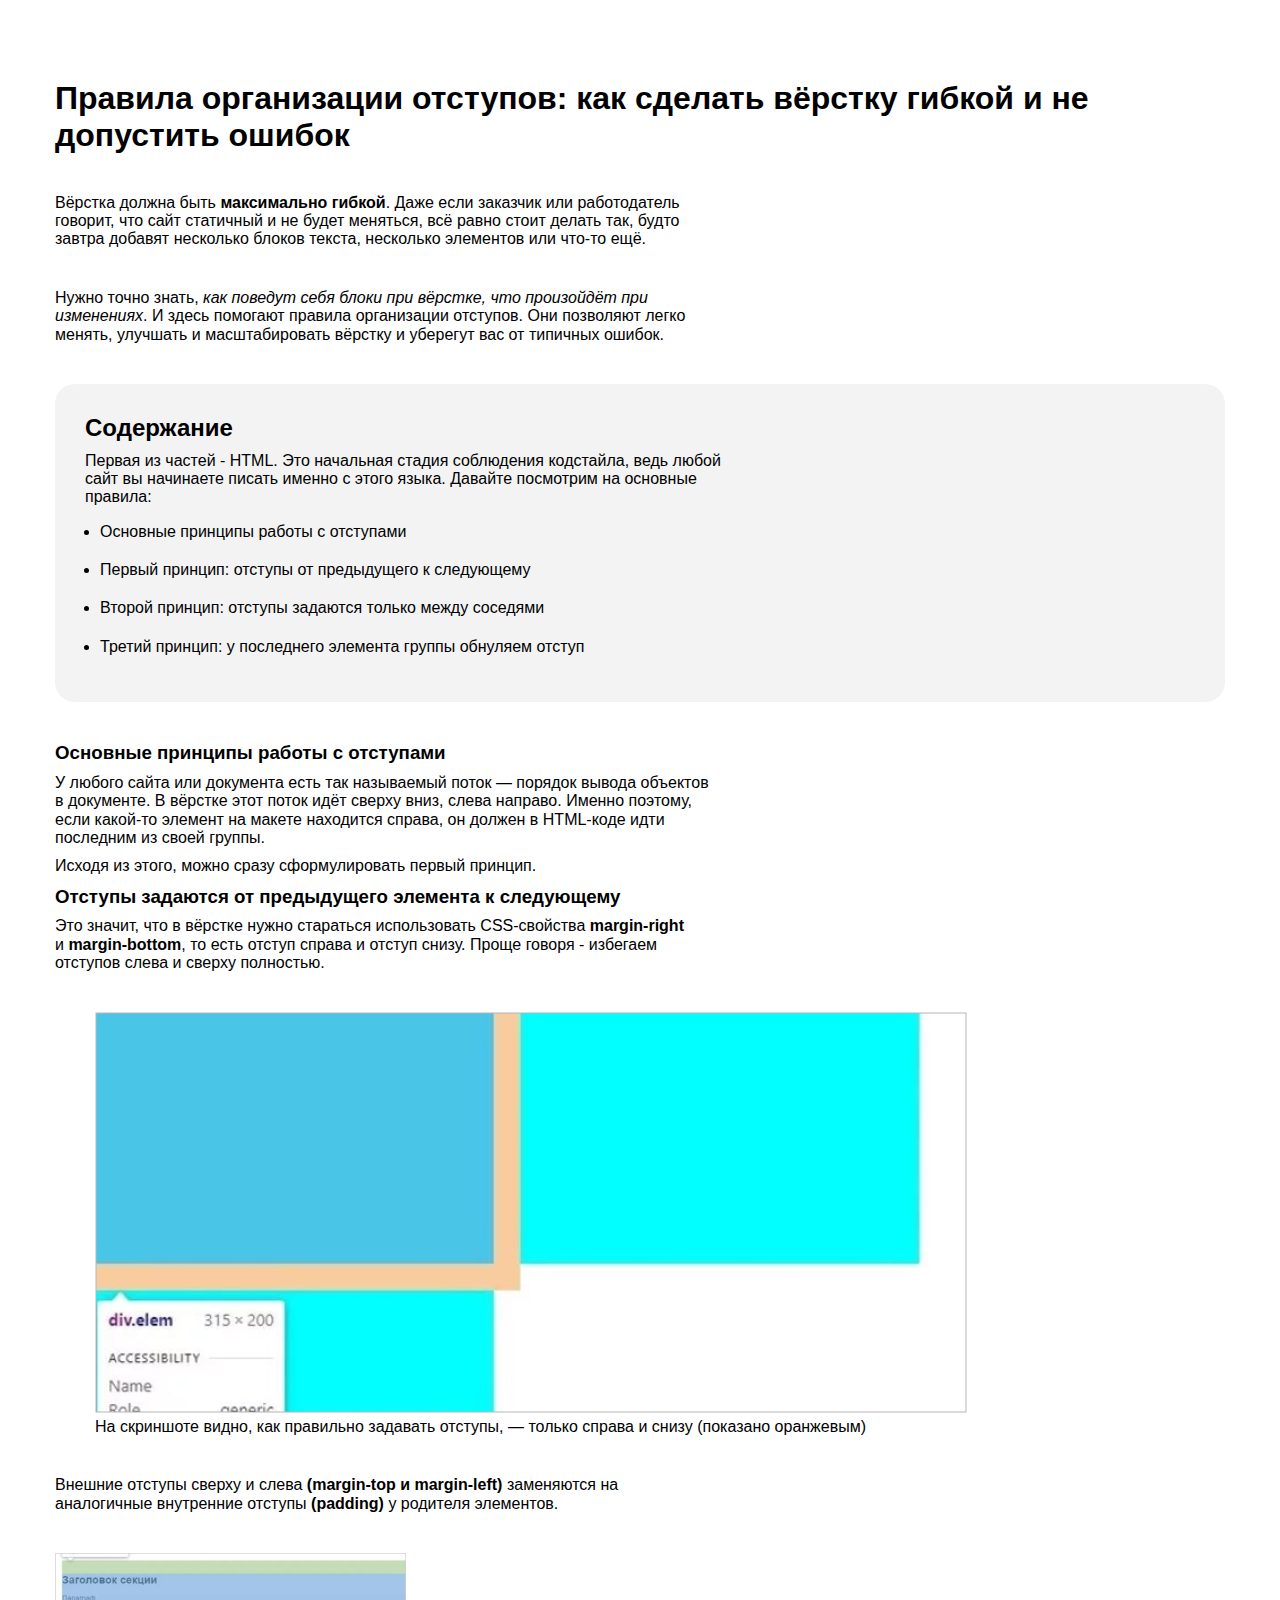
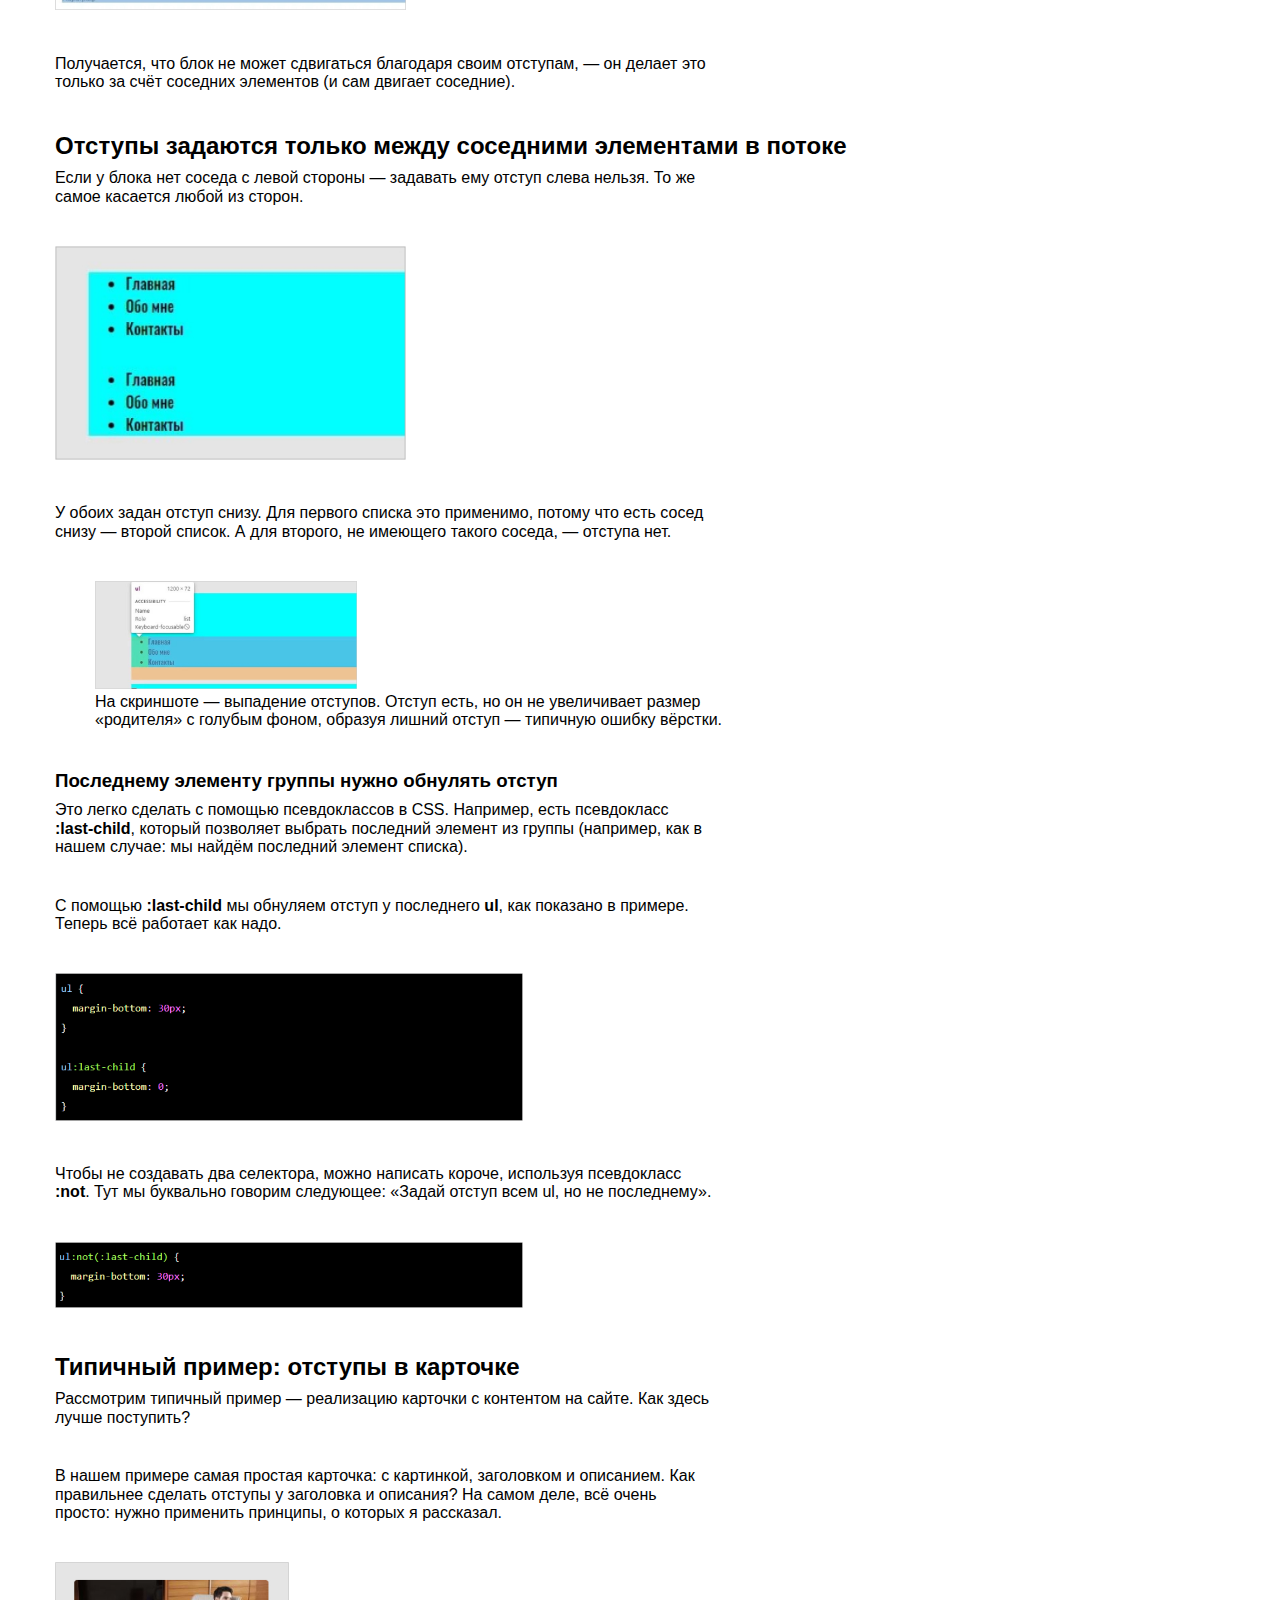
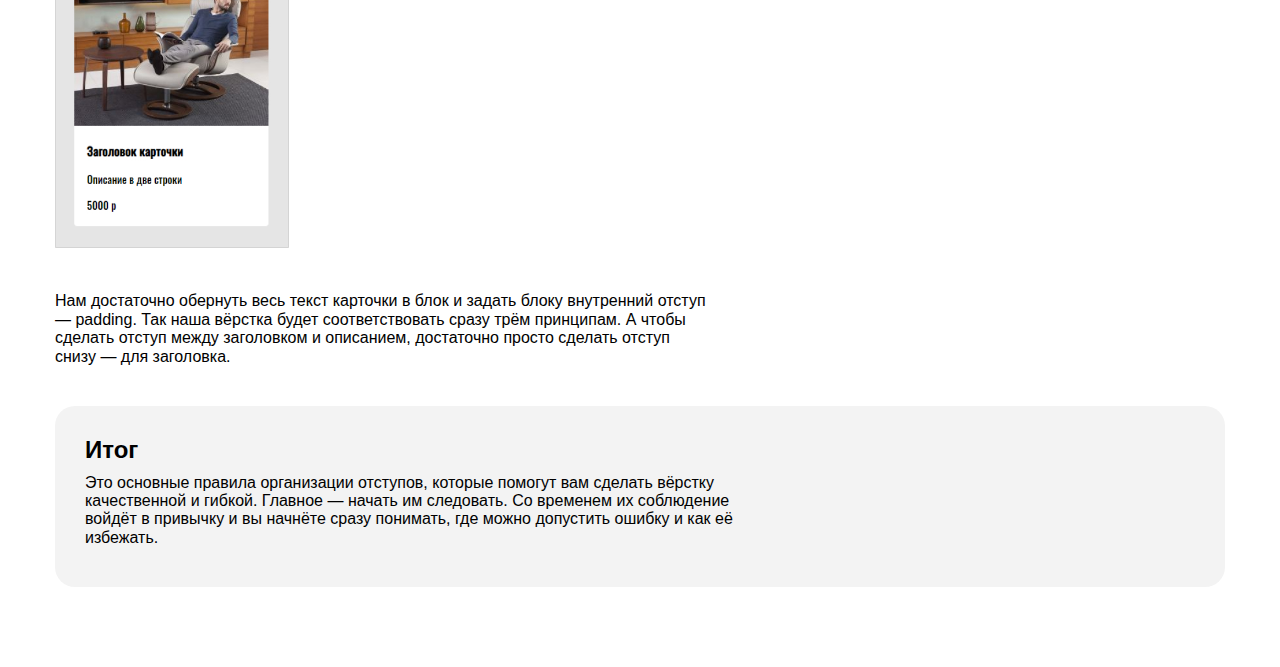
<file: практическая 3/article.html>
<!DOCTYPE html>
<html lang="ru">

<head>
    <meta charset="UTF-8">
    <meta http-equiv="X-UA-Compatible" content="IE=edge">
    <meta name="viewport" content="width=device-width, initial-scale=1.0">
    <title>Практическая 3</title>
    <link rel="stylesheet" href="css/normalize.css">
    <link rel="stylesheet" href="css/style.css">
</head>


<body>
    <div class="container">
        
            <h1 class="h1">Правила организации отступов: как сделать вёрстку гибкой и не допустить ошибок</h1>
            <p class="p">
                Вёрстка должна быть <b>максимально гибкой</b>. Даже если заказчик или работодатель<br>
                говорит, что сайт статичный и не будет меняться, всё равно стоит делать так, будто<br>
                завтра добавят несколько блоков текста, несколько элементов
                или что-то ещё.
            </p>
            <p class="p">
                Нужно точно знать, <i>как поведут себя блоки при вёрстке, что произойдёт при<br>
                    изменениях</i>. И здесь помогают правила организации отступов. Они позволяют легко<br>
                менять, улучшать и масштабировать вёрстку и уберегут вас от типичных
                ошибок.
            </p>
            <div class="grey">
                <h2 class="h2">Содержание</h2>
                <p class="pgrey">
                    Первая из частей - HTML. Это начальная стадия соблюдения кодстайла, ведь любой<br>
                    сайт вы начинаете писать именно с этого языка. Давайте посмотрим на основные<br>правила:
                </p>
                <ul class="ul">
                    <li class="li"><a href="#1">Основные принципы работы с отступами</a></li>
                    <li class="li"><a href="#2">Первый принцип: отступы от предыдущего к следующему</a></li>
                    <li class="li"><a href="#3">Второй принцип: отступы задаются только между соседями</a></li>
                    <li class="li"><a href="#4">Третий принцип: у последнего элемента группы обнуляем отступ</a></li>
                </ul>
            </div>
            <div id="1">
                <h3 class="h3">Основные принципы работы с отступами</h3>
                <p class="pgrey">
                    У любого сайта или документа есть так называемый поток — порядок вывода объектов<br>
                    в документе. В вёрстке этот поток идёт сверху вниз, слева направо. Именно поэтому,<br>
                    если какой-то элемент на макете находится справа, он
                    должен в HTML-коде идти
                    <br>последним из своей группы.
                </p>

                <p class="pgrey">
                    Исходя из этого, можно сразу сформулировать первый принцип.
                </p>
            </div>

            <div id="2">
                <h3 class="h3">Отступы задаются от предыдущего элемента к следующему</h3>
                <p class="p">
                    Это значит, что в вёрстке нужно стараться использовать CSS-свойства <b>margin-right</b> <br>
                    и <b>margin-bottom</b>, то есть отступ
                    справа и отступ снизу. Проще говоря - избегаем<br>
                    отступов слева и сверху полностью.
                </p>
                <figure class="figure">
                    <img src="img/1.jpg">
                    <figcaption>
                        На скриншоте видно, как правильно задавать отступы, — только
                        справа и снизу (показано оранжевым)
                    </figcaption>
                </figure>
                <p class="p">
                    Внешние отступы сверху и слева <b>(margin-top и margin-left)</b> заменяются на<br>
                    аналогичные внутренние отступы <b>(padding)</b> у родителя элементов.
                </p>
                <img class="img" src="img/2.jpg" width="30%">
                <p class="p">
                    Получается, что блок не может сдвигаться благодаря своим отступам, — он делает это<br>
                    только за счёт соседних элементов (и сам двигает соседние).
                </p>
            </div>
            <div id="3">
                <h2 class="h2">Отступы задаются только между соседними элементами в потоке</h2>
                <p class="p">
                    Если у блока нет соседа с левой стороны — задавать ему отступ слева нельзя. То же<br>самое касается
                    любой из
                    сторон.
                </p>
                <img class="img" src="img/3.jpg" width="30%">
                <p class="p">
                    У обоих задан отступ снизу. Для первого списка это применимо, потому что есть сосед<br>
                    снизу — второй список. А для второго, не имеющего такого соседа, — отступа нет.
                </p>
                <figure class="figure">
                    <img src="img/4.jpg" width="30%">
                    <figcaption>
                            На скриншоте — выпадение отступов. Отступ есть, но он не увеличивает размер<br>
                            «родителя» с голубым фоном, образуя лишний отступ — типичную ошибку вёрстки.
                    </figcaption>
                </figure>
            </div>
            <div id="4">
                <h3 class="h3">Последнему элементу группы нужно обнулять отступ</h3>
                <p class="p">
                    Это легко сделать с помощью псевдоклассов в CSS. Например, есть псевдокласс<br>
                    <b>:last-child</b>, который позволяет выбрать последний элемент из группы (например, как в<br>
                    нашем случае: мы найдём последний элемент списка).
                </p>

                <p class="p">
                    С помощью <b>:last-child</b> мы обнуляем отступ у последнего <b>ul</b>, как показано в примере.<br>
                    Теперь всё работает как надо.
                </p>
                <img class="img" src="img/5.jpg" width="40%">
                <p class="p">
                    Чтобы не создавать два селектора, можно написать короче, используя псевдокласс<br>
                    <b>:not</b>. Тут мы буквально говорим следующее: «Задай отступ всем ul, но не последнему».
                </p>
                <img class="img" src="img/6.jpg" width="40%">
            </div>
            <h2 class="h2">Типичный пример: отступы в карточке</h2>
            <p class="p">
                Рассмотрим типичный пример — реализацию карточки с контентом на сайте. Как здесь<br>
                лучше поступить?
            </p>
            <p class="p">
                В нашем примере самая простая карточка: с картинкой, заголовком и описанием. Как<br>
                правильнее сделать отступы у заголовка и описания? На самом деле, всё очень<br>
                просто: нужно применить принципы, о которых я рассказал.
            </p>
            <img class="img" src="img/7.jpg" width="20%">
            <p class="p">
                Нам достаточно обернуть весь текст карточки в блок и задать блоку внутренний отступ<br>
                — padding. Так наша вёрстка будет соответствовать сразу трём принципам. А чтобы<br>
                сделать отступ между заголовком и описанием, достаточно просто сделать отступ<br>
                снизу — для заголовка.
            </p>
            <div class="grey">
                <h2 class="h2">Итог</h2>
                <p class="pgrey">
                    Это основные правила организации отступов, которые помогут вам сделать вёрстку<br>
                    качественной и гибкой. Главное — начать им следовать. Со временем их соблюдение<br>
                    войдёт в привычку и вы начнёте сразу понимать, где можно допустить ошибку и как её<br>
                    избежать.
                </p>
            </div>
        </div>
</body>
</html>
</file>
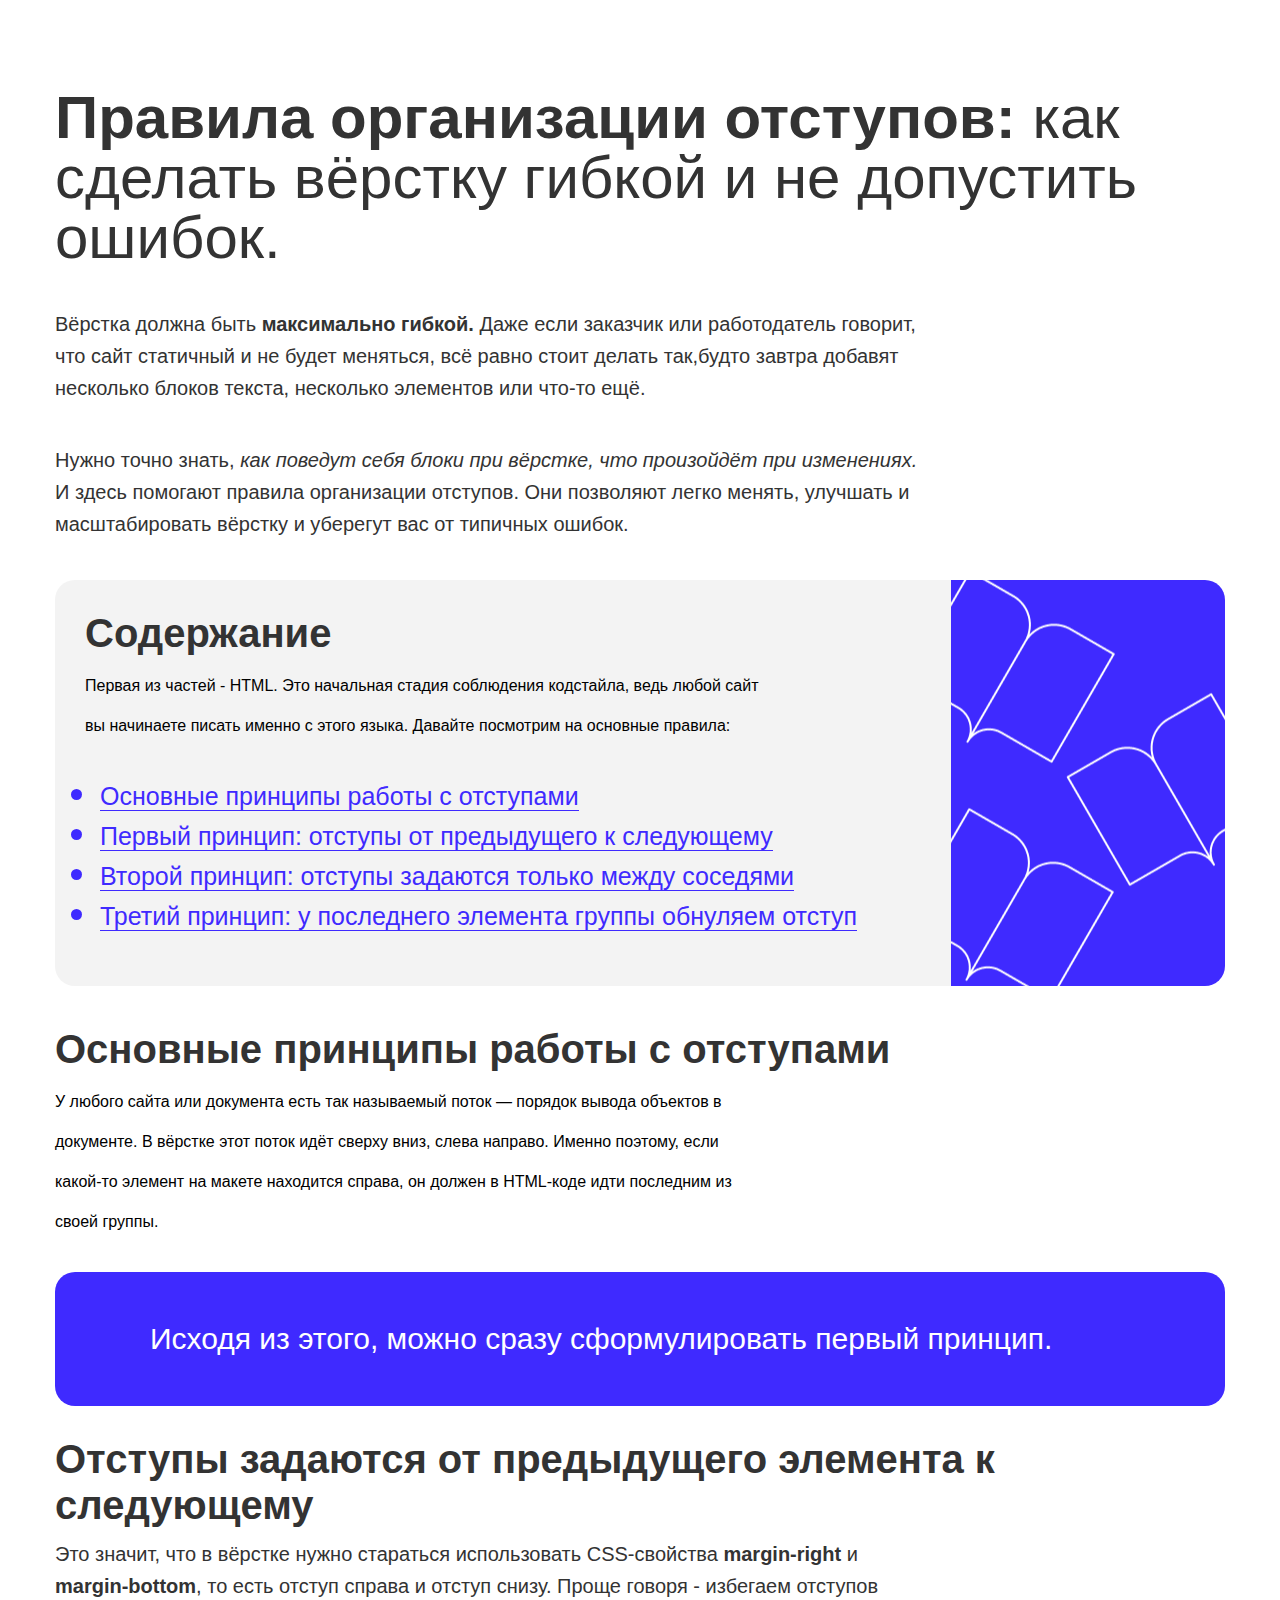
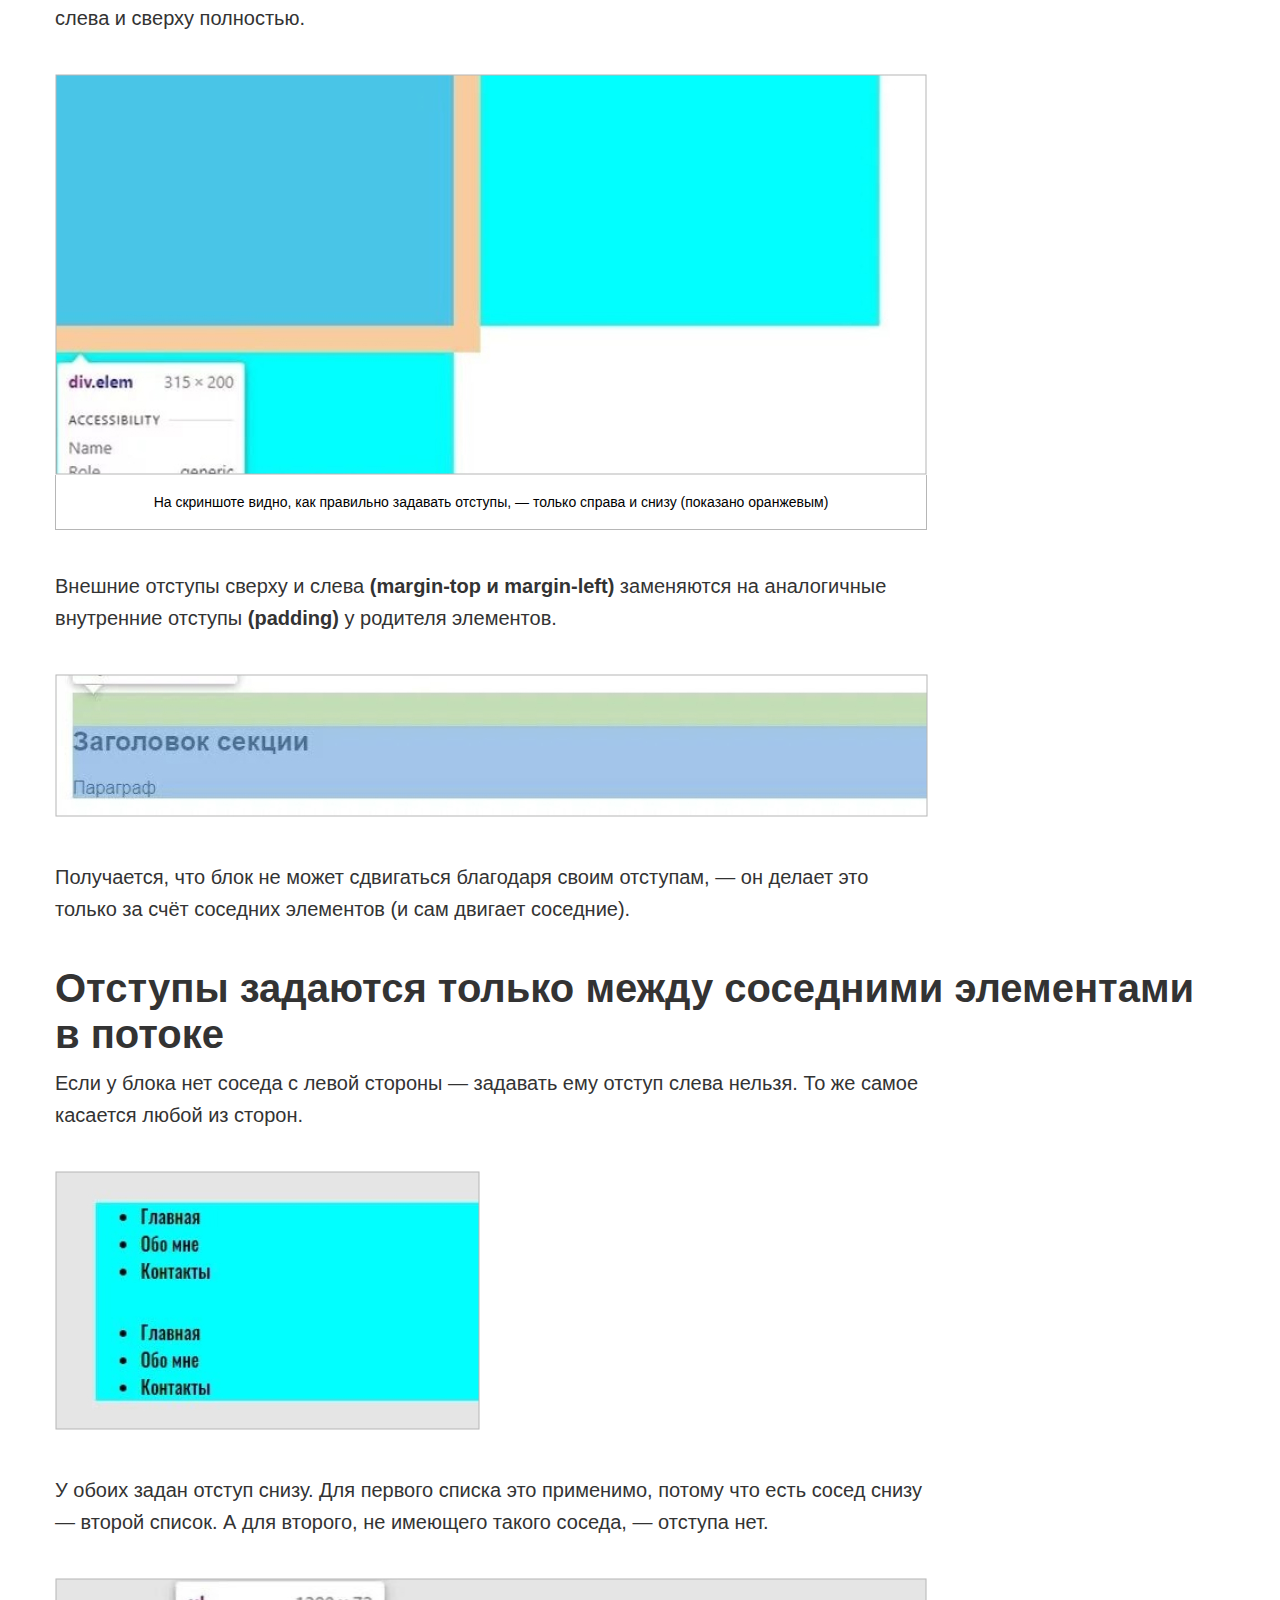
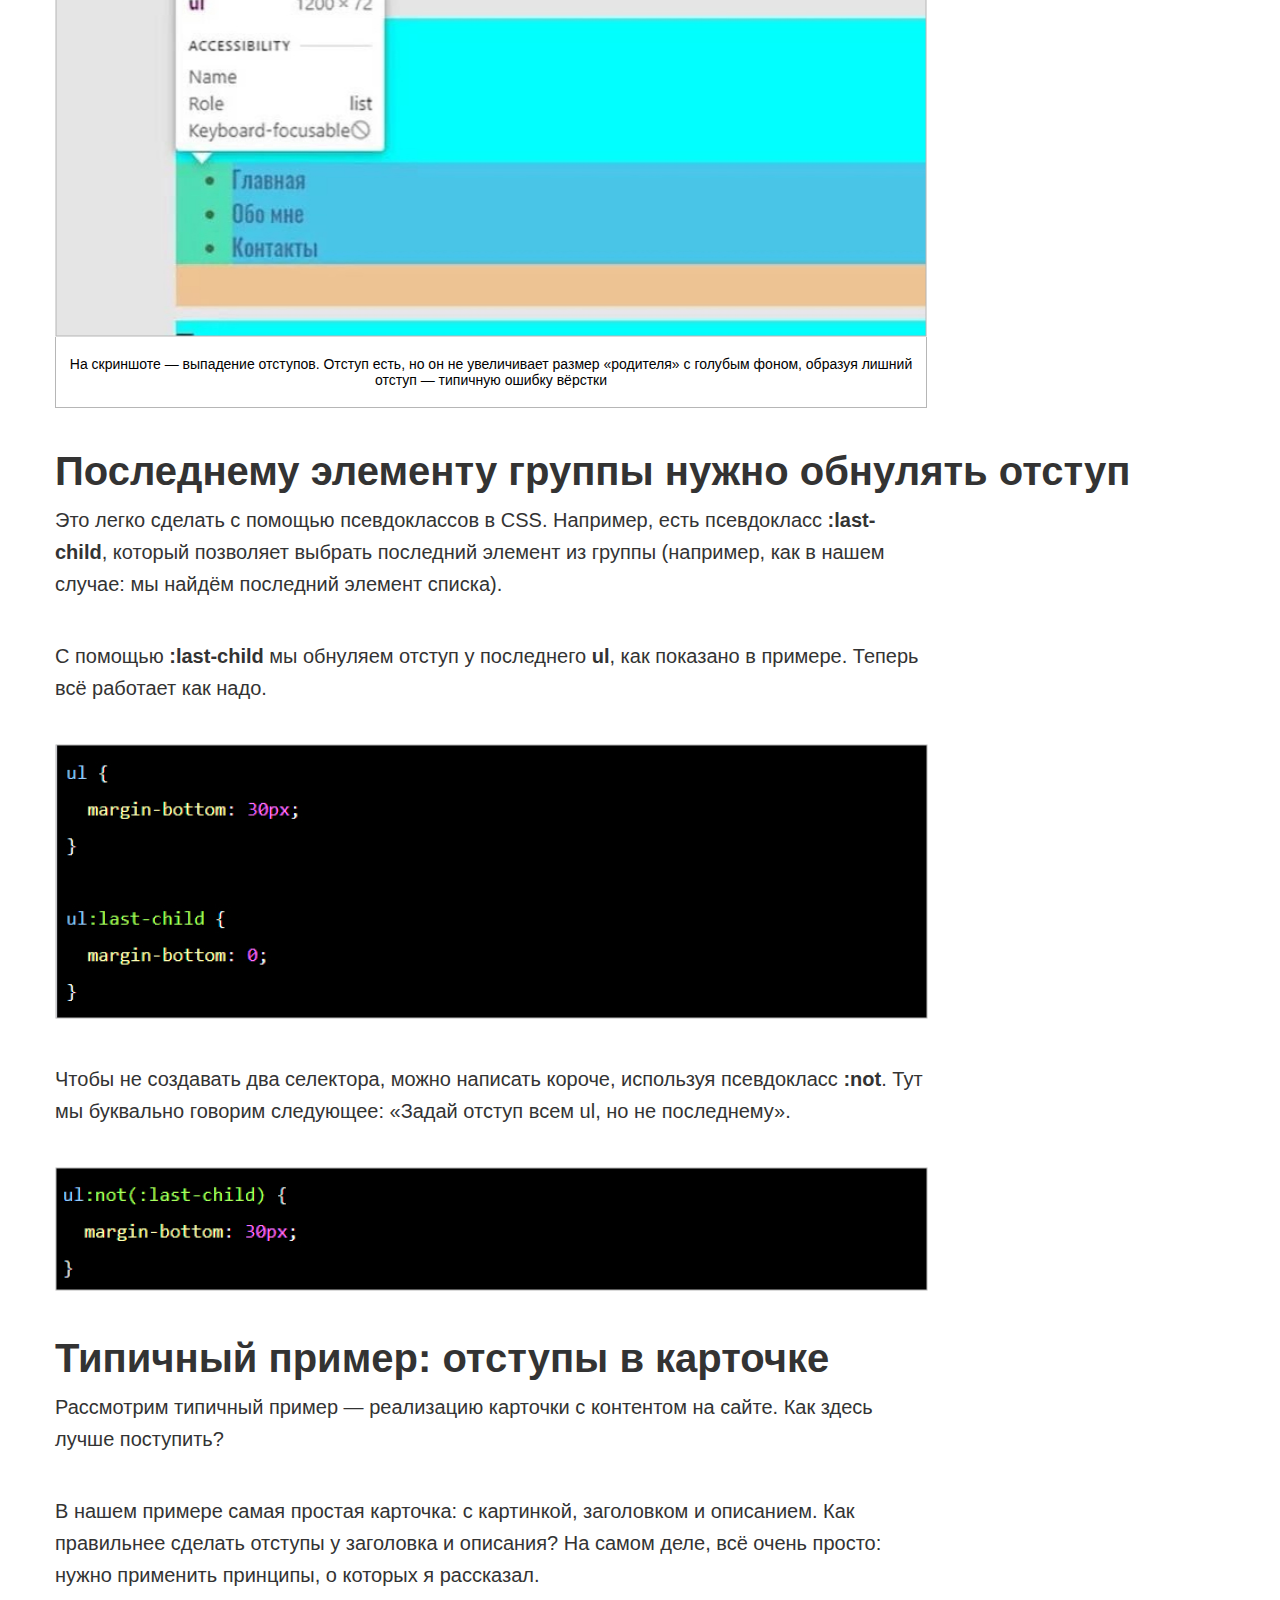
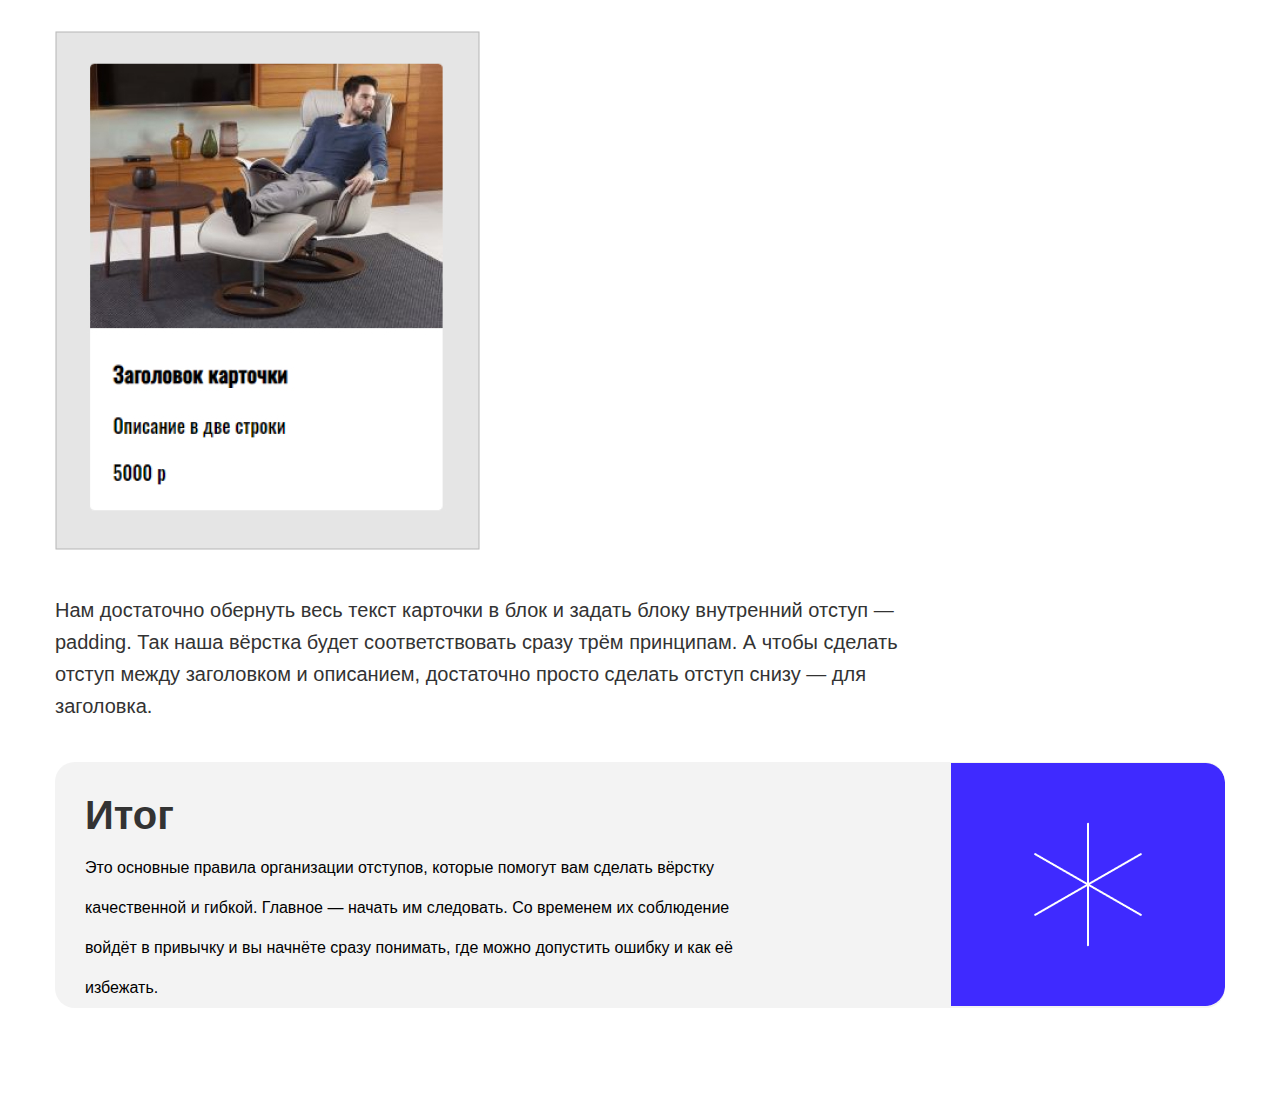
<file: практическая 4/article.html>
<!DOCTYPE html>
<html lang="en">

<head>
    <meta charset="UTF-8">
    <meta http-equiv="X-UA-Compatible" content="IE=edge">
    <meta name="viewport" content="width=device-width, initial-scale=1.0">
    <title>Document</title>
    <link rel="stylesheet" href="css/style.css">
    <link rel="normalize" href="css/normalize.css">
</head>

<body>
    <div class="kontainer">

       <h1 class="h1" >
        Правила организации отступов: <span>как сделать вёрстку гибкой и не допустить ошибок.</span>
        </h1>
        <p class="par">Вёрстка должна быть <b>максимально гибкой.</b> Даже если заказчик или работодатель говорит, что
            сайт статичный и
            не будет меняться,
            всё равно стоит делать так,будто завтра добавят несколько блоков текста, несколько элементов или что-то ещё.
        </p>
        <p class="par">Нужно точно знать, <i>как поведут себя блоки при вёрстке, что произойдёт при изменениях.</i> И
            здесь помогают
            правила организации отступов.
            Они позволяют легко менять, улучшать и масштабировать вёрстку и уберегут вас от типичных ошибок.</p>
        <div class="greyblok">
            <h2 class="h2">Содержание</h2>
            <p class="pargrey">Первая из частей - HTML. Это начальная стадия соблюдения кодстайла, ведь любой сайт вы
                начинаете писать именно с
                этого языка.
                Давайте посмотрим на основные правила:</p>
                <ul class="ul">
                    <li><a href="#1" class="li">Основные принципы работы с отступами</a></li>
                    <li><a href="#2" class="li">Первый принцип: отступы от предыдущего к следующему</a></li>
                    <li><a href="#3" class="li">Второй принцип: отступы задаются только между соседями</a></li>
                    <li><a href="#4" class="li">Третий принцип: у последнего элемента группы обнуляем отступ</a></li>
                </ul>
            </div>
            <div id="1">
                <h3 class="h2">Основные принципы работы с отступами</h3>
                <p class="pargrey">У любого сайта или документа есть так называемый поток — порядок вывода объектов в
                    документе. В вёрстке этот
                    поток идёт сверху вниз, слева направо.
                    Именно поэтому, если какой-то элемент на макете находится справа, он должен в HTML-коде идти
                    последним из
                    своей группы.
                </p>
                <p class="p1">Исходя из этого, можно сразу сформулировать первый принцип.</p>
            </div>
            <div id="2">
                <h3 class="h2">Отступы задаются от предыдущего элемента к следующему </h3>
                <p class="par">Это значит, что в вёрстке нужно стараться использовать CSS-свойства <b> margin-right</b>
                    и
                    <b>margin-bottom</b>, то есть отступ справа и отступ снизу.
                    Проще говоря - избегаем отступов слева и сверху полностью.
                </p>
                <figure class="figure"> <img src="img\1.jpg">
                    <figcaption>На скриншоте видно, как правильно
                        задавать отступы, — только справа и снизу (показано оранжевым)</figcaption>
                </figure>
                <p class="par"> Внешние отступы сверху и слева <b>(margin-top и margin-left)</b> заменяются на
                    аналогичные внутренние
                    отступы <b>(padding)</b> у родителя элементов.</p>
                </figcaption>
                <img class="img2" style="margin-bottom: 40px;" src="img\2.jpg">
                <p class="par">Получается, что блок не может сдвигаться благодаря своим отступам, — он делает это только
                    за счёт соседних
                    элементов (и сам двигает соседние).</p>
            </div>
            <div id="3">
                <h3 class="h2">Отступы задаются только между соседними элементами в потоке</h3>
                <p class="par">Если у блока нет соседа с левой стороны — задавать ему отступ слева нельзя. То же самое
                    касается любой из
                    сторон.</p>
                <img style="margin-bottom: 40px;" class="img2" src="img\3.jpg">
                <p class="par">
                    У обоих задан отступ снизу. Для первого списка это применимо, потому что есть сосед снизу — второй
                    список.
                    А для второго, не имеющего такого соседа, — отступа нет.
                </p>
                <figure class="figure">
                    <img src="img\4.jpg">
                    <figcaption>
                        На скриншоте — выпадение
                        отступов. Отступ есть, но он не увеличивает размер «родителя»
                        с голубым фоном, образуя лишний отступ — типичную ошибку вёрстки
                    </figcaption>
                </figure>
            </div>
            <div id="4">
                <h3 class="h2">Последнему элементу группы нужно обнулять отступ</h3>
                <p class="par">
                    Это легко сделать с помощью псевдоклассов в CSS. Например, есть псевдокласс <b>:last-child</b>,
                    который позволяет выбрать последний элемент из группы (например, как в нашем случае: мы найдём
                    последний
                    элемент списка).</p>
                <p class="par">С помощью <b>:last-child</b> мы обнуляем отступ у последнего <b>ul</b>, как показано в
                    примере. Теперь всё
                    работает как надо.</p>
                <img class="img2" style="margin-bottom: 40px;" src="img\5.jpg">
                <p class="par">
                    Чтобы не создавать два селектора, можно написать короче, используя псевдокласс <b>:not</b>.
                    Тут мы буквально говорим следующее: «Задай отступ всем ul, но не последнему».</p>
                <img class="img2" style="margin-bottom: 40px;" src="img\6.jpg">
            </div>
            <h3 class="h2">Типичный пример: отступы в карточке</h3>
            <p class="par">
                Рассмотрим типичный пример — реализацию карточки с контентом на сайте. Как здесь лучше поступить?
            </p>
            <p class="par">
                В нашем примере самая простая карточка: с картинкой, заголовком и описанием.
                Как правильнее сделать отступы у заголовка и описания?
                На самом деле, всё очень просто: нужно применить принципы, о которых я рассказал.
            </p>
            <img class="img2" style="margin-bottom: 40px;" src="img\7.jpg">
            <p class="par">
                Нам достаточно обернуть весь текст карточки в блок и задать блоку внутренний отступ — padding.
                Так наша вёрстка будет соответствовать сразу трём принципам.
                А чтобы сделать отступ между заголовком и описанием, достаточно просто сделать отступ снизу — для
                заголовка.
            </p>
            <div class="greyblok2">
                <h2 class="h2">Итог</h2>
                <p class="pargrey2">
                    Это основные правила организации отступов, которые помогут вам сделать вёрстку качественной и
                    гибкой. Главное —
                    начать им следовать.
                    Со временем их соблюдение войдёт в привычку и вы начнёте сразу понимать, где можно допустить ошибку
                    и как её
                    избежать.
                </p>
            </div>
            
</body>

</html>
</file>
<file: Figma/css/style.css>
html { 
    box-sizing: border-box; 
   } 
    
   *, 
   *::before, 
   *::after { 
    box-sizing: inherit; 
    margin: 0px; 
   } 
    
   .body { 
    font-family: Arial, Verdana, sans-serif; 
   } 
    
   a { 
    color: inherit; 
    text-decoration: none; 
   } 
    
   img { 
    max-width: 100%; 
   } 
    
   body { 
    font-family: 'font', sans-serif; 
    min-height: 400px; 
   } 
    
   .body { 
    font-family: Arial, Verdana, sans-serif; 
   } 
    
   .main-content { 
    display: flex; 
    flex-direction: column; 
    align-items: center; 
    justify-content: center; 
    min-height: 100vh; 
    color: #fff; 
    background-color: #070217; 
   } 
    
   .logo { 
    display: inline-block; 
    margin-bottom: 50px; 
   } 
    
   .section { 
    margin-bottom: 50px; 
   } 
    
   .link-index { 
    display: inline-block; 
    padding: 24px 49px; 
    margin-right: 25px; 
    font-weight: 700; 
    font-size: 18px; 
    background-color: #3f2aff; 
   } 
    
   .link-index:last-child { 
    margin-right: 0px; 
   } 
    
   .link-index-download { 
    padding-left: 30px; 
    font-weight: 700; 
    font-size: 18px; 
    color: #3f2aff; 
    display: inline-block; 
    background-image: url("../img/download.png"); 
    background-position: left center; 
    background-repeat: no-repeat; 
   } 
    
   .h1 { 
    margin-top: 0; 
    margin-bottom: 40px; 
    font-weight: 400; 
    font-size: 60px; 
    line-height: 60px; 
    color: #333; 
   } 
    
   .h2 { 
    margin-bottom: 10px; 
    font-size: 40px; 
    line-height: 46px; 
    color: #333; 
   } 
    
   .h3 { 
    margin-bottom: 10px; 
    font-size: 30px; 
    line-height: 34px; 
    color: #333; 
   } 
    
    
   .p { 
    margin-bottom: 40px; 
    width: 872px; 
    font-weight: 400; 
    font-size: 20px; 
    line-height: 32px; 
    color: #333; 
   } 
    
   .p-deduction { 
    margin-bottom: 40px; 
    border-radius: 20px; 
    padding: 50px 95px; 
    width: 100%; 
    font-weight: 700; 
    font-size: 30px; 
    color: #fff; 
    background-color: #3f2aff; 
   } 
    
   .list { 
    padding-left: 15px; 
    font-size: 20px; 
    
   } 
    
   .listli { 
    margin-bottom: 20px; 
   } 
    
   .listli:last-child { 
    margin-bottom: 0; 
   } 
    
   .listhref { 
    border-bottom-color: #3f2aff; 
    border-bottom-style: groove; 
    color: #3f2aff; 
   } 
    
   .list .listli::marker { 
    color: #3f2aff; 
   } 
    
   .img { 
    margin-bottom: 40px; 
   } 
    
   .fig { 
    display: inline-block; 
    margin-bottom: 40px; 
    width: 872px; 
    font-size: 0; 
    
   } 
    
   .figcaption { 
    font-size: 20px; 
    border: #b6b6b6; 
    border-width: 1px; 
    border-style: solid; 
    border-top-style: none; 
    padding: 19px 0; 
    font-weight: 400; 
    font-size: 14px; 
    text-align: center; 
   } 
    
   .figimg { 
    margin-bottom: 0px; 
   } 
    
   .container { 
    margin: 0 auto; 
    padding: 80px 0; 
    width: 1170px; 
   } 
    
   .gray { 
    border-radius: 20px; 
    padding: 30px; 
    background-color: #f3f3f3; 
    margin-bottom: 40px; 
    background-image: url(../img/decorate-1.png); 
    background-position: right; 
    background-repeat: no-repeat; 
    background-size: contain; 
   } 
    
   .gray:last-of-type { 
    margin-bottom: 0px; 
    background-image: url(../img/decorate-2.png); 
    background-position: right; 
    background-repeat: no-repeat; 
    background-size: contain; 
   } 
    
   .pgray { 
    width: 692px; 
    margin-bottom: 10px; 
    line-height: 32px; 
    font-size: 20px; 
   } 
    
   .moduleess { 
    display: block; 
    margin: 0 auto;
    width: 1170px;
    align-items: center; 
    position: relative; 
    justify-content: center; 
    min-height: 100vh; 
    background-color: #fff; 
    
   } 
    
   .main-class { 
    position: relative; 
    text-align: left; 
   } 
    
   .headmod { 
    padding-top: 50px; 
   } 
    
   .log-mod { 
    margin-bottom: 25px;
    width: 137px; 
   } 
    
   .h1-mod { 
    margin: 0; 
    margin-bottom: 50px; 
    font-family: 'Arial'; 
    font-style: normal; 
    font-weight: 700; 
    font-size: 60px; 
    line-height: 69px; 
    color: #3F2AFF; 
   } 

   .h2mod { 
    font-family: 'Arial'; 
    font-style: normal; 
    font-weight: 700; 
    font-size: 40px; 
    line-height: 46px; 
    color: #3F2AFF; 
   } 
    
   .ul-mod { 
    list-style-type: none; 
    width: 1169px; 
    margin-bottom: 50px; 
    font-size: 0; 
    padding: 0; 
   } 
    
   .modules-li { 
    display: inline-block; 
    margin-bottom: 25px; 
    margin-right: 25px; 
    padding-top:205px; 
    vertical-align: top; 
    background-color: #fff; 
    width: 572px; 
    height: 505px; 
    filter: drop-shadow(1px 1px 40px rgba(0, 0, 0, 0.1)); 
    background-position: top center; 
    background-repeat: no-repeat; 
   } 

   .back { 
    display: block; 
    margin-bottom: 25px; 
    padding-left: 50px; 
    background-image: url(../img/back.png); 
    background-position: left center; 
    background-repeat: no-repeat; 
    color: #3f2aff; 
    font-family: Arial, Helvetica, sans-serif; 
    font-weight: 400; 
    font-size: 20px; 
    line-height: 23px; 
   } 

   .modules-li:nth-child(2n) { 
    margin-right: 0px; 
   } 
    
   .backgro1 { 
    background-image: url(../img/block1.jpg); 
   } 
    
   .backgro2 { 
    background-image: url(../img/block2.jpg); 
   } 
    
   .backgro3 { 
    background-image: url(../img/block3.jpg); 
   } 
    
   .backgro4 { 
    background-image: url(../img/block4.jpg); 
   } 
    
   .modules-ul-block { 
    list-style-type: none; 
   } 
 
   .modules-li-block { 
    font-family: 'Arial'; 
    font-style: normal; 
    font-weight: 400; 
    font-size: 20px; 
    line-height: 165%; 
    color: #333333; 
   } 
    
   .modules-button { 
    background-color: #fff; 
    color: #3F2AFF; 
    border-color: #3F2AFF; 
    padding: 24px 74px; 
    font-family: 'Arial'; 
    font-style: normal; 
    font-weight: 700; 
    font-size: 18px; 
    line-height: 21px; 
    cursor: pointer;
    position: relative;
    left: 37%;
   } 

   .nummod{ 
    position: absolute; 
    right: 25px; 
    bottom: 25px; 
    font-family: 'Arial'; 
    font-style: normal; 
    font-weight: 400; 
    font-size: 40px; 
    line-height: 46px;    
    text-align: right;  
    color: #EAEAEA; 
   } 
    
   .modules-button:hover { 
    background-color: #f3f3f3; 
   }
</file>
<file: практическая 3/css/style.css>
html {
	box-sizing: border-box;
}

*,
*::before,
*::after {
	box-sizing: inherit;
}

a {
	color: inherit;
	text-decoration: none;
}

img {
	max-width: 100%;
    
}

body {
    font-family: 'font', sans-serif;
}

.main-content {
    display: flex;
    flex-direction: column;
    align-items: center;
    justify-content: center;
    min-height: 100vh;
    color: #fff;
    background-color: #070217;
}

.logo {
    margin-bottom: 50px;
}

.section {
    margin-bottom: 50px;
}

.link1 {
    display: inline-block;
    padding-top: 24px;
    padding-bottom: 24px;
    padding-left: 49px;
    padding-right: 49px;
    margin-right: 25px;
}

.link1:last-child {
    margin-right: 0px;
}

.container {
    margin: 0 auto;
    padding: 80px 0;
    width: 1170px;
}

.p {
    margin: 0;
    margin-bottom: 40px;
    width: 872px;
}

.h1 {
    margin: 0;
    margin-bottom: 40px;
}

.grey {
    border-radius: 20px;
    padding: 30px;
    background-color: #f3f3f3;
    margin-bottom: 40px;
    
}

.grey:last-child {
    margin-bottom: 0px;
}

.pgrey {
    margin: 0;
    margin-bottom: 10px;
    width: 692px;
}

.h2 {
    margin: 0;
    margin-bottom: 10px;
}

.h3 {
    margin: 0;
    margin-bottom: 10px;
}

.ul {
    padding-left: 15px;
}

.li {
    margin-bottom: 20px; 
}

.li:last-child {
    margin-bottom: 0px;
}

.img {
    margin-bottom: 40px;
}

.figure {
    margin-bottom: 40px;
    width: 872px;
}
</file>
<file: практическая 4/css/style.css>
html {
	box-sizing: border-box;
}

*,
*::before,
*::after {
	box-sizing: inherit;
}

a {
	color: inherit;
	text-decoration: none;
}

img {
	max-width: 100%;
}


body{
    font-family: Arial, Verdana, sans-serif;
}

.main-content{
    display: flex;
    flex-direction: column;
    align-items: center;
    justify-content: center;
    min-height: 100vh;
    color: #fff;
    background-color: #070217;
}

.logo {
    margin-bottom: 50px;
}

.section
{
    margin-bottom: 50px;
}

.link1
{
    display: inline-block;
    padding: 24px 49px;
    margin-right: 25px;
    font-weight: 700;
    font-size: 18px;
    background-color:  #3f2aff;

}
.link1:last-child {
    margin-right: 0;
}

.download {
    font-weight: 700px;
    font-size: 18px;
    color:  #3f2aff;
    padding-left: 30px;
    background-image: url("../img/download.png");
    background-position: left center;
    background-repeat: no-repeat;
}

.kontainer {
    margin: 0 auto;
    padding: 80px 0;
    width: 1170px;
}

.img
{
    width: 500px;
}

.par {
    margin-top: 0;
    margin-bottom: 40px;
    width: 872px;
    font-weight: 400;
    font-size: 20px;
    line-height: 32px;
    color: #333;
}

.h1 { 
    
    margin: 0;
    margin-bottom: 40px;
    font-weight: 400%;
    font-size: 60px;
    line-height: 60px;
    color: #333;
}

.greyblok
{
    border-radius: 20px;
    padding: 30px;
    background-color: #f3f3f3;
    margin-bottom: 40px;
    background-image: url("../img/decorate-1.png");
    background-position: right center;
    background-repeat: no-repeat;
}

.greyblok2 {
    border-radius: 20px;
    padding: 30px;
    background-color: #f3f3f3;
    background-image: url("../img/decorate-2.png");
    background-position: right center;
    background-repeat: no-repeat;
    padding-bottom: 0px;
}

figcaption
{
    border: 1px;
    border-style: solid;
    border-color: #b6b6b6;
    border-top: 0;
    padding-top: 19px;
    padding-bottom: 19px;
    font-weight: 400%;
    font-size: 14px;
    text-align: center;
}

.pargrey{
    margin-top: 0;
    margin-bottom: 10px;
    width: 692px;
    line-height: 40px;
}

.h2
{
    margin-top: 0;
    margin-bottom: 10px;
    font-size: 40px;
    line-height: 46px;
    color: #333;
}

.ul {
    padding-left: 15px;
    font-size: 25px;
    color: #333;
}

.li {
    margin-bottom: 20px;
    border-bottom: 1px;
    border-bottom-style: solid;
    border-color: #3f2aff;
    color: #3f2aff;
}

ul li::marker
{
    color: #3f2aff;
    font-size: 1.5em;
}

.img2 {
    margin-bottom: 40px;
}

.figure {
    display: inline-block;
    margin-bottom: 40px;
    width: 872px;
    font-size: 0px;
    margin-left: 0;
}

.p1
{

   border-radius: 20px;
   padding-top: 50px;
   padding-bottom: 50px;
   padding-left: 95px;
   padding-right: 95px;
   width: 100%;
   font-weight: 700px;
   font-size: 30px;
   color: white;
   background-color: #3f2aff;
 
}

.pargrey2{
    margin-top: 0;
    margin-bottom: 0px;
    width: 692px;
    line-height: 40px;
}

span {
    
    margin: 0;
    margin-bottom: 40px;
    font-size: 60px;
    line-height: 60px;
    color: #333;
    font-weight: normal;
}
</file>
<file: практическая 1/style.css>
body {
    font-size: 20px;
    text-align: justify;
}
h1 {
    font-size: 40px;
    text-align: center;
}
h2 {
    font-size: 25px;
}
table {
    margin: auto;
    background-color: white;
}
.colorred {
    color: red;
}
.colorblue {
    color: blue
}
a {
    color: blue;
}
.link1 {
    color: brown;
}
.link2 {
    color: blueviolet;
}

p {
font-size: 20px;
}
</file>
